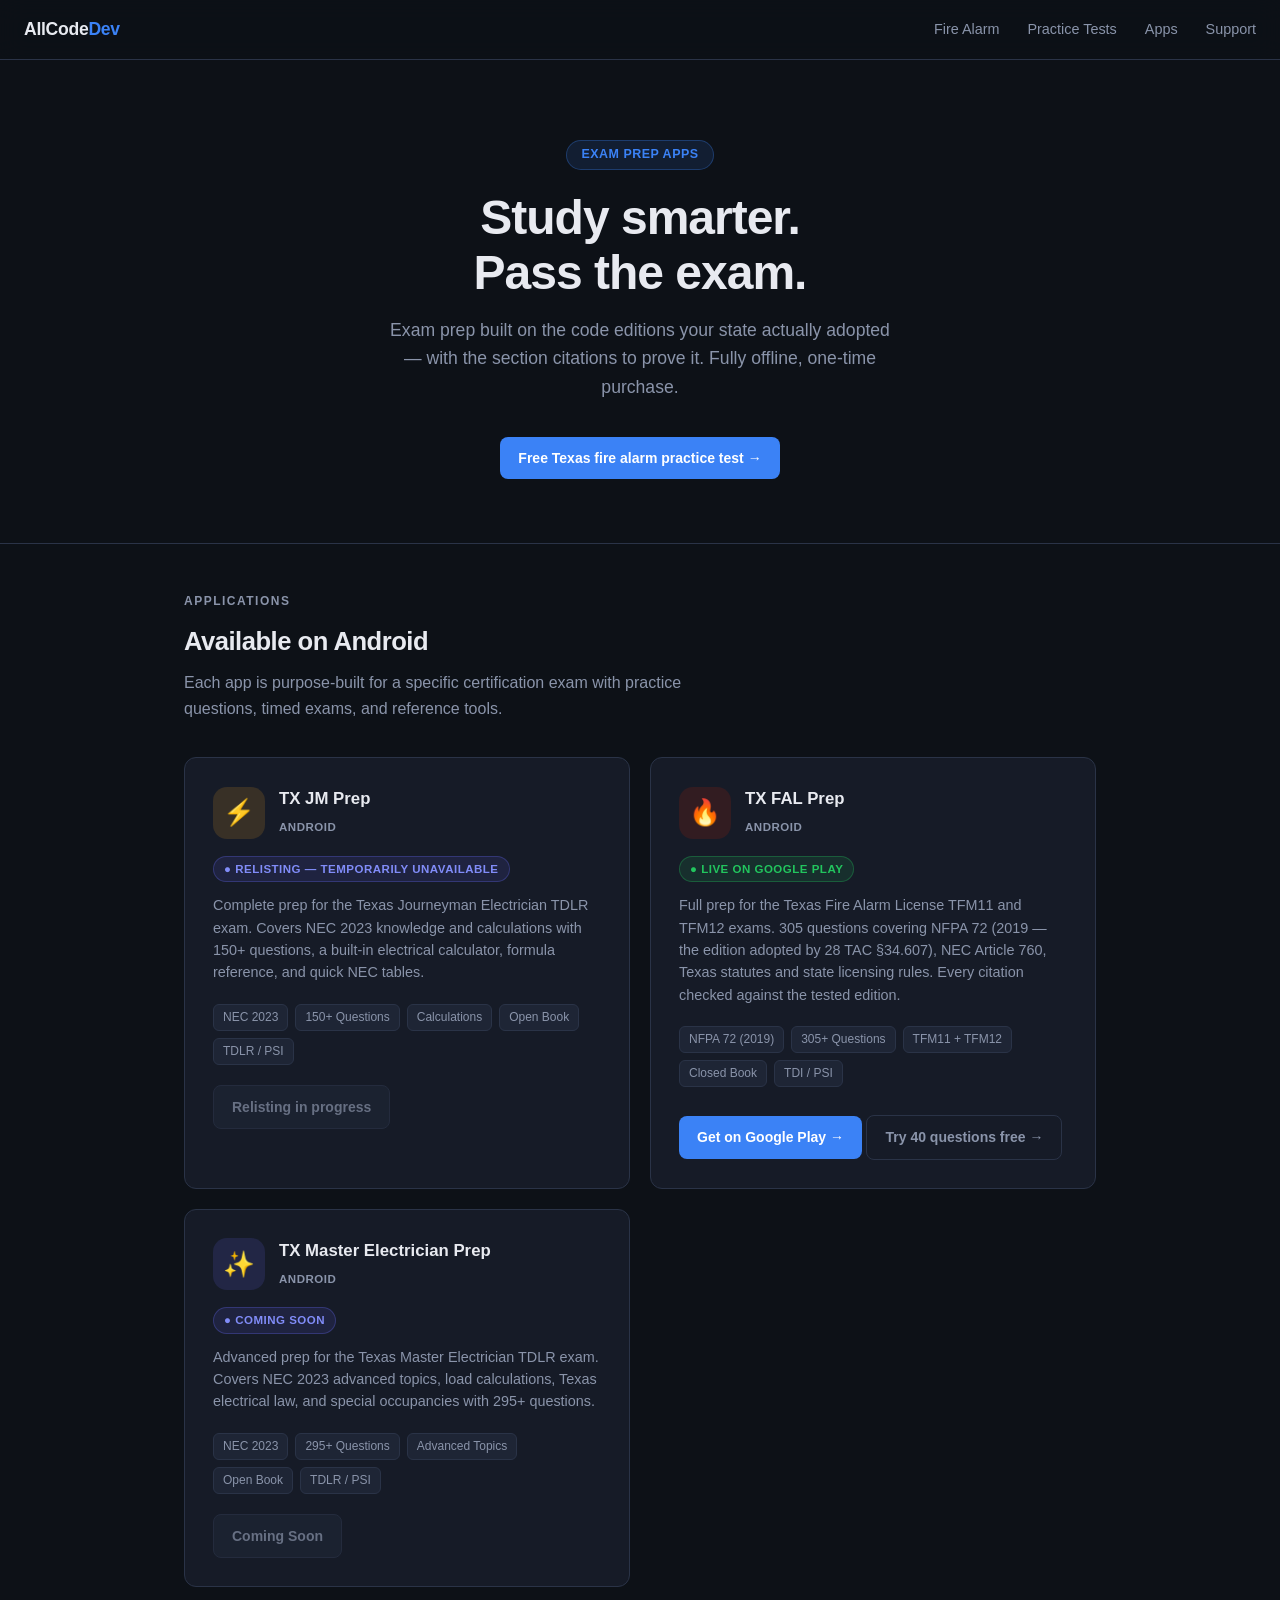
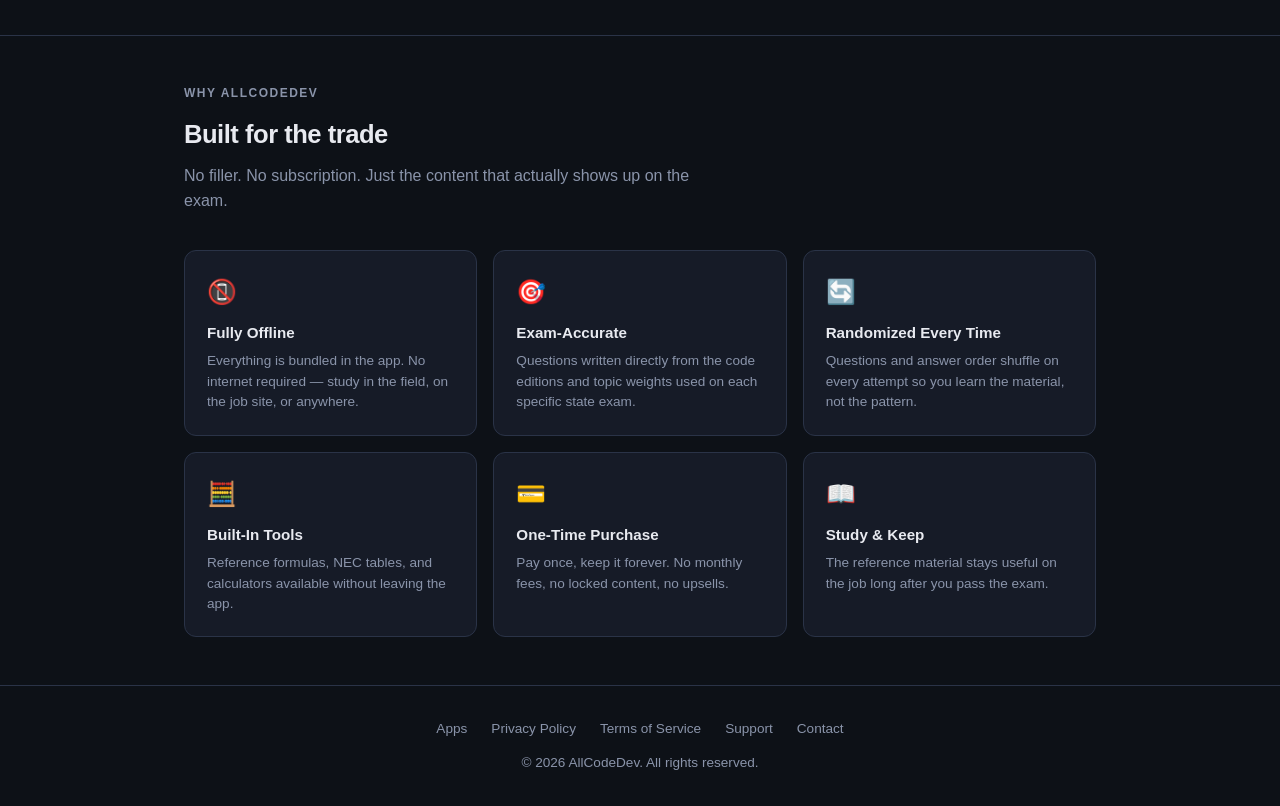
<file: index.html>
<!DOCTYPE html>
<html lang="en">
<head>
  <meta charset="UTF-8">
  <meta name="viewport" content="width=device-width, initial-scale=1.0">
  <meta name="description" content="Texas fire alarm license (FAL) exam prep: 305 questions for TFM11 and TFM12 with section citations checked against NFPA 72-2019. Free practice tests, plus the offline Android app.">
  <title>Texas Fire Alarm License Exam Prep &mdash; TFM11 &amp; TFM12 | AllCodeDev</title>
  <link rel="canonical" href="https://allcodedev.com/">
  <link rel="stylesheet" href="styles.css">
</head>
<body>

<nav>
  <span class="nav-brand">AllCode<span>Dev</span></span>
  <div class="nav-links">
    <a href="/texas-fire-alarm-license/">Fire Alarm</a>
    <a href="/texas-fire-alarm-license/practice-test/">Practice Tests</a>
    <a href="#apps">Apps</a>
    <a href="/support">Support</a>
  </div>
</nav>

<div class="hero">
  <div class="hero-badge">Exam Prep Apps</div>
  <h1>Study smarter.<br>Pass the exam.</h1>
  <p>Exam prep built on the code editions your state actually adopted &mdash; with the section citations to prove it. Fully offline, one-time purchase.</p>
  <div style="margin-top:28px"><a class="btn btn-primary" style="max-width:340px;margin:0 auto" href="/texas-fire-alarm-license/practice-test/">Free Texas fire alarm practice test &rarr;</a></div>
</div>

<hr class="divider">

<section id="apps">
  <div class="section-label">Applications</div>
  <h2 class="section-title">Available on Android</h2>
  <p class="section-sub">Each app is purpose-built for a specific certification exam with practice questions, timed exams, and reference tools.</p>

  <div class="app-grid">

    <div class="app-card">
      <div class="app-card-header">
        <div class="app-icon jm">⚡</div>
        <div>
          <div class="app-name">TX JM Prep</div>
          <div class="app-platform">Android</div>
        </div>
      </div>
      <span class="app-status soon">&#9679; Relisting &mdash; temporarily unavailable</span>
      <p class="app-desc">Complete prep for the Texas Journeyman Electrician TDLR exam. Covers NEC 2023 knowledge and calculations with 150+ questions, a built-in electrical calculator, formula reference, and quick NEC tables.</p>
      <div class="app-tags">
        <span class="tag">NEC 2023</span>
        <span class="tag">150+ Questions</span>
        <span class="tag">Calculations</span>
        <span class="tag">Open Book</span>
        <span class="tag">TDLR / PSI</span>
      </div>
      <span class="btn btn-soon">Relisting in progress</span>
    </div>

    <div class="app-card">
      <div class="app-card-header">
        <div class="app-icon fal">🔥</div>
        <div>
          <div class="app-name">TX FAL Prep</div>
          <div class="app-platform">Android</div>
        </div>
      </div>
      <span class="app-status live">&#9679; Live on Google Play</span>
      <p class="app-desc">Full prep for the Texas Fire Alarm License TFM11 and TFM12 exams. 305 questions covering NFPA 72 (2019 &mdash; the edition adopted by 28 TAC &sect;34.607), NEC Article 760, Texas statutes and state licensing rules. Every citation checked against the tested edition.</p>
      <div class="app-tags">
        <span class="tag">NFPA 72 (2019)</span>
        <span class="tag">305+ Questions</span>
        <span class="tag">TFM11 + TFM12</span>
        <span class="tag">Closed Book</span>
        <span class="tag">TDI / PSI</span>
      </div>
      <a href="https://play.google.com/store/apps/details?id=com.allcodedev.tx_fal_prep" target="_blank" rel="noopener" class="btn btn-primary">Get on Google Play &rarr;</a>
      <a href="/texas-fire-alarm-license/practice-test/" class="btn btn-outline" style="margin-top:8px">Try 40 questions free &rarr;</a>
    </div>

    <div class="app-card">
      <div class="app-card-header">
        <div class="app-icon me">&#10024;</div>
        <div>
          <div class="app-name">TX Master Electrician Prep</div>
          <div class="app-platform">Android</div>
        </div>
      </div>
      <span class="app-status soon">&#9679; Coming Soon</span>
      <p class="app-desc">Advanced prep for the Texas Master Electrician TDLR exam. Covers NEC 2023 advanced topics, load calculations, Texas electrical law, and special occupancies with 295+ questions.</p>
      <div class="app-tags">
        <span class="tag">NEC 2023</span>
        <span class="tag">295+ Questions</span>
        <span class="tag">Advanced Topics</span>
        <span class="tag">Open Book</span>
        <span class="tag">TDLR / PSI</span>
      </div>
      <span class="btn btn-soon">Coming Soon</span>
    </div>

  </div>
</section>

<hr class="divider">

<section>
  <div class="section-label">Why AllCodeDev</div>
  <h2 class="section-title">Built for the trade</h2>
  <p class="section-sub">No filler. No subscription. Just the content that actually shows up on the exam.</p>

  <div class="features-grid">
    <div class="feature-card">
      <div class="feature-icon">📵</div>
      <div class="feature-title">Fully Offline</div>
      <div class="feature-desc">Everything is bundled in the app. No internet required — study in the field, on the job site, or anywhere.</div>
    </div>
    <div class="feature-card">
      <div class="feature-icon">🎯</div>
      <div class="feature-title">Exam-Accurate</div>
      <div class="feature-desc">Questions written directly from the code editions and topic weights used on each specific state exam.</div>
    </div>
    <div class="feature-card">
      <div class="feature-icon">🔄</div>
      <div class="feature-title">Randomized Every Time</div>
      <div class="feature-desc">Questions and answer order shuffle on every attempt so you learn the material, not the pattern.</div>
    </div>
    <div class="feature-card">
      <div class="feature-icon">🧮</div>
      <div class="feature-title">Built-In Tools</div>
      <div class="feature-desc">Reference formulas, NEC tables, and calculators available without leaving the app.</div>
    </div>
    <div class="feature-card">
      <div class="feature-icon">💳</div>
      <div class="feature-title">One-Time Purchase</div>
      <div class="feature-desc">Pay once, keep it forever. No monthly fees, no locked content, no upsells.</div>
    </div>
    <div class="feature-card">
      <div class="feature-icon">📖</div>
      <div class="feature-title">Study &amp; Keep</div>
      <div class="feature-desc">The reference material stays useful on the job long after you pass the exam.</div>
    </div>
  </div>
</section>

<footer>
  <div class="footer-links">
    <a href="#apps">Apps</a>
    <a href="/privacy">Privacy Policy</a>
    <a href="/terms">Terms of Service</a>
    <a href="/support">Support</a>
    <a href="mailto:support@allcodedev.com">Contact</a>
  </div>
  <div>&copy; 2026 AllCodeDev. All rights reserved.</div>
</footer>

</body>
</html>
</file>
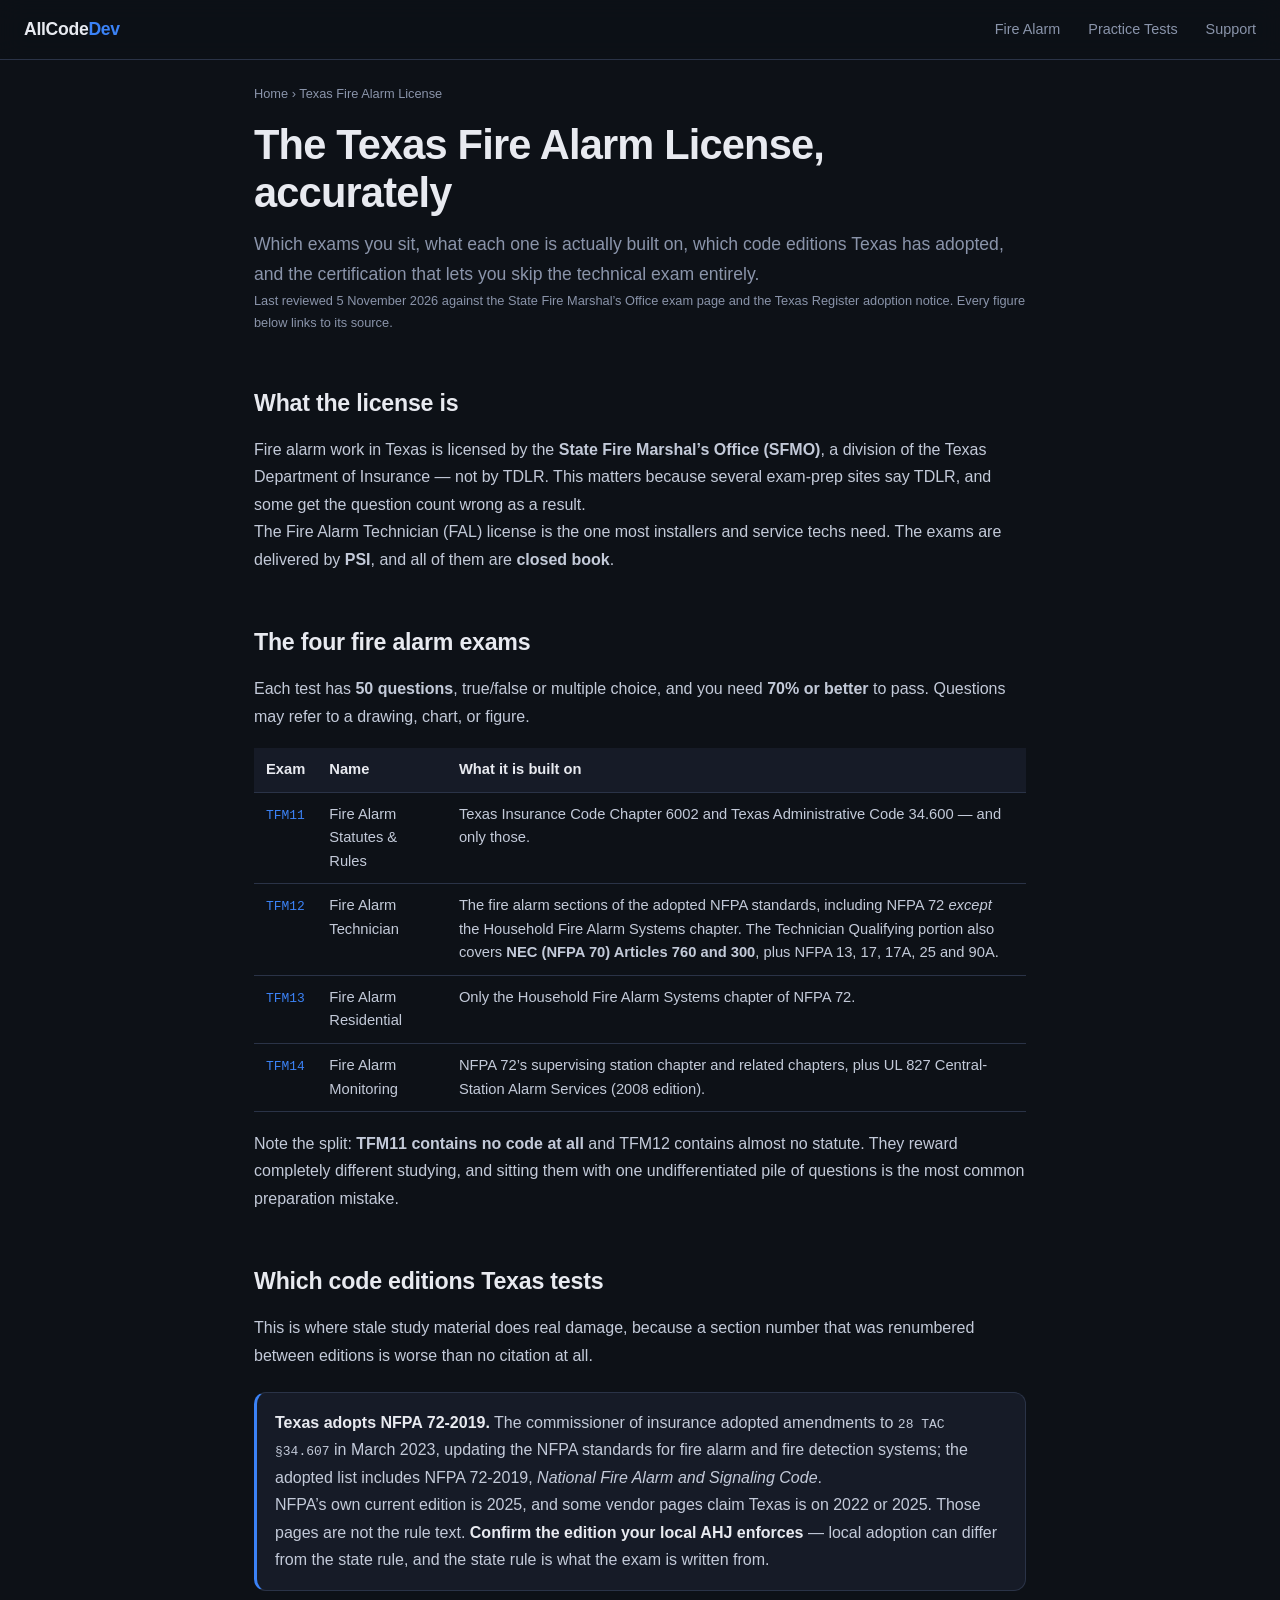
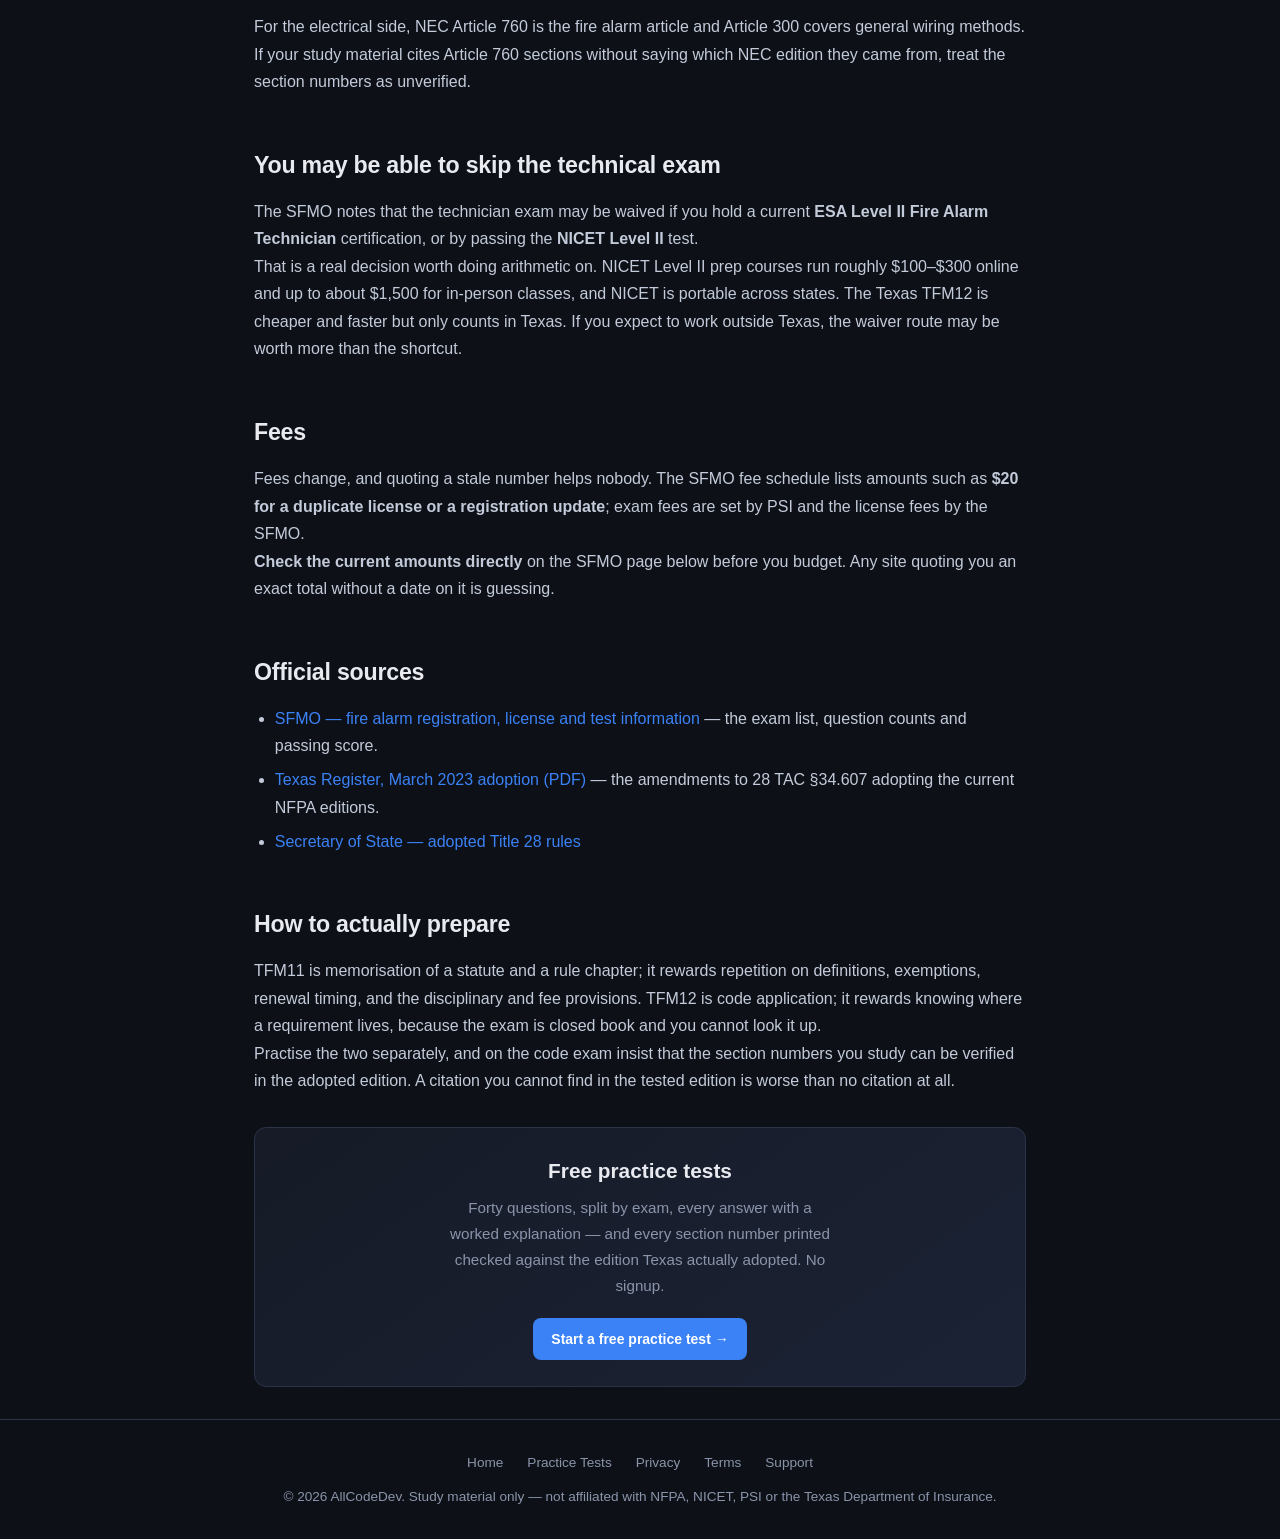
<file: texas-fire-alarm-license/index.html>
<!DOCTYPE html>
<html lang="en">
<head>
<meta charset="UTF-8">
<meta name="viewport" content="width=device-width, initial-scale=1.0">
<title>Texas Fire Alarm License (FAL): Exams, Requirements &amp; Code Editions</title>
<meta name="description" content="What the Texas FAL license actually requires: the TFM11-TFM14 exams, 50 questions at 70% to pass, the NFPA 72-2019 edition adopted by 28 TAC 34.607, and the NICET/ESA waiver. With free practice tests.">
<link rel="canonical" href="https://allcodedev.com/texas-fire-alarm-license/">
<link rel="stylesheet" href="/styles.css">
<link rel="stylesheet" href="/exam.css">
</head>
<body>

<nav>
  <a class="nav-brand" href="/" style="text-decoration:none">AllCode<span>Dev</span></a>
  <div class="nav-links">
    <a href="/texas-fire-alarm-license/">Fire Alarm</a>
    <a href="/texas-fire-alarm-license/practice-test/">Practice Tests</a>
    <a href="/support">Support</a>
  </div>
</nav>

<div class="wrap">
<div class="crumbs"><a href="/">Home</a> &rsaquo; Texas Fire Alarm License</div>

<article>
<h1>The Texas Fire Alarm License, accurately</h1>
<p class="lede">Which exams you sit, what each one is actually built on, which code editions Texas has adopted, and the certification that lets you skip the technical exam entirely.</p>
<p class="updated">Last reviewed 5 November 2026 against the State Fire Marshal&rsquo;s Office exam page and the Texas Register adoption notice. Every figure below links to its source.</p>

<h2>What the license is</h2>
<p>Fire alarm work in Texas is licensed by the <strong>State Fire Marshal&rsquo;s Office (SFMO)</strong>, a division of the Texas Department of Insurance &mdash; not by TDLR. This matters because several exam-prep sites say TDLR, and some get the question count wrong as a result.</p>
<p>The Fire Alarm Technician (FAL) license is the one most installers and service techs need. The exams are delivered by <strong>PSI</strong>, and all of them are <strong>closed book</strong>.</p>

<h2>The four fire alarm exams</h2>
<p>Each test has <strong>50 questions</strong>, true/false or multiple choice, and you need <strong>70% or better</strong> to pass. Questions may refer to a drawing, chart, or figure.</p>

<table class="spec">
<tr><th>Exam</th><th>Name</th><th>What it is built on</th></tr>
<tr><td><code>TFM11</code></td><td>Fire Alarm Statutes &amp; Rules</td><td>Texas Insurance Code Chapter 6002 and Texas Administrative Code 34.600 &mdash; and only those.</td></tr>
<tr><td><code>TFM12</code></td><td>Fire Alarm Technician</td><td>The fire alarm sections of the adopted NFPA standards, including NFPA&nbsp;72 <em>except</em> the Household Fire Alarm Systems chapter. The Technician Qualifying portion also covers <strong>NEC (NFPA&nbsp;70) Articles 760 and 300</strong>, plus NFPA&nbsp;13, 17, 17A, 25 and 90A.</td></tr>
<tr><td><code>TFM13</code></td><td>Fire Alarm Residential</td><td>Only the Household Fire Alarm Systems chapter of NFPA&nbsp;72.</td></tr>
<tr><td><code>TFM14</code></td><td>Fire Alarm Monitoring</td><td>NFPA&nbsp;72&rsquo;s supervising station chapter and related chapters, plus UL&nbsp;827 Central-Station Alarm Services (2008 edition).</td></tr>
</table>

<p>Note the split: <strong>TFM11 contains no code at all</strong> and TFM12 contains almost no statute. They reward completely different studying, and sitting them with one undifferentiated pile of questions is the most common preparation mistake.</p>

<h2>Which code editions Texas tests</h2>
<p>This is where stale study material does real damage, because a section number that was renumbered between editions is worse than no citation at all.</p>
<div class="callout">
<p><strong>Texas adopts NFPA&nbsp;72-2019.</strong> The commissioner of insurance adopted amendments to <code>28 TAC &sect;34.607</code> in March 2023, updating the NFPA standards for fire alarm and fire detection systems; the adopted list includes NFPA&nbsp;72-2019, <em>National Fire Alarm and Signaling Code</em>.</p>
<p>NFPA&rsquo;s own current edition is 2025, and some vendor pages claim Texas is on 2022 or 2025. Those pages are not the rule text. <strong>Confirm the edition your local AHJ enforces</strong> &mdash; local adoption can differ from the state rule, and the state rule is what the exam is written from.</p>
</div>
<p>For the electrical side, NEC Article 760 is the fire alarm article and Article 300 covers general wiring methods. If your study material cites Article 760 sections without saying which NEC edition they came from, treat the section numbers as unverified.</p>

<h2>You may be able to skip the technical exam</h2>
<p>The SFMO notes that the technician exam may be waived if you hold a current <strong>ESA Level II Fire Alarm Technician</strong> certification, or by passing the <strong>NICET Level II</strong> test.</p>
<p>That is a real decision worth doing arithmetic on. NICET Level II prep courses run roughly $100&ndash;$300 online and up to about $1,500 for in-person classes, and NICET is portable across states. The Texas TFM12 is cheaper and faster but only counts in Texas. If you expect to work outside Texas, the waiver route may be worth more than the shortcut.</p>

<h2>Fees</h2>
<p>Fees change, and quoting a stale number helps nobody. The SFMO fee schedule lists amounts such as <strong>$20 for a duplicate license or a registration update</strong>; exam fees are set by PSI and the license fees by the SFMO.</p>
<p><strong>Check the current amounts directly</strong> on the SFMO page below before you budget. Any site quoting you an exact total without a date on it is guessing.</p>

<h2>Official sources</h2>
<ul>
<li><a href="https://tdi.texas.gov/fire/information-fire-alarm-registration-license-test.html" target="_blank" rel="noopener">SFMO &mdash; fire alarm registration, license and test information</a> &mdash; the exam list, question counts and passing score.</li>
<li><a href="https://www.tdi.texas.gov/rules/2023/documents/20237848.pdf" target="_blank" rel="noopener">Texas Register, March 2023 adoption (PDF)</a> &mdash; the amendments to 28 TAC &sect;34.607 adopting the current NFPA editions.</li>
<li><a href="https://www.sos.texas.gov/texreg/archive/March312023/Adopted%20Rules/28.INSURANCE.html" target="_blank" rel="noopener">Secretary of State &mdash; adopted Title 28 rules</a></li>
</ul>

<h2>How to actually prepare</h2>
<p>TFM11 is memorisation of a statute and a rule chapter; it rewards repetition on definitions, exemptions, renewal timing, and the disciplinary and fee provisions. TFM12 is code application; it rewards knowing where a requirement lives, because the exam is closed book and you cannot look it up.</p>
<p>Practise the two separately, and on the code exam insist that the section numbers you study can be verified in the adopted edition. A citation you cannot find in the tested edition is worse than no citation at all.</p>

<div class="offer">
<h3>Free practice tests</h3>
<p>Forty questions, split by exam, every answer with a worked explanation &mdash; and every section number printed checked against the edition Texas actually adopted. No signup.</p>
<a class="btn btn-primary" href="/texas-fire-alarm-license/practice-test/">Start a free practice test &rarr;</a>
</div>

</article>
</div>

<footer>
  <div class="footer-links">
    <a href="/">Home</a>
    <a href="/texas-fire-alarm-license/practice-test/">Practice Tests</a>
    <a href="/privacy">Privacy</a>
    <a href="/terms">Terms</a>
    <a href="/support">Support</a>
  </div>
  <div>&copy; 2026 AllCodeDev. Study material only &mdash; not affiliated with NFPA, NICET, PSI or the Texas Department of Insurance.</div>
</footer>

</body>
</html>
</file>
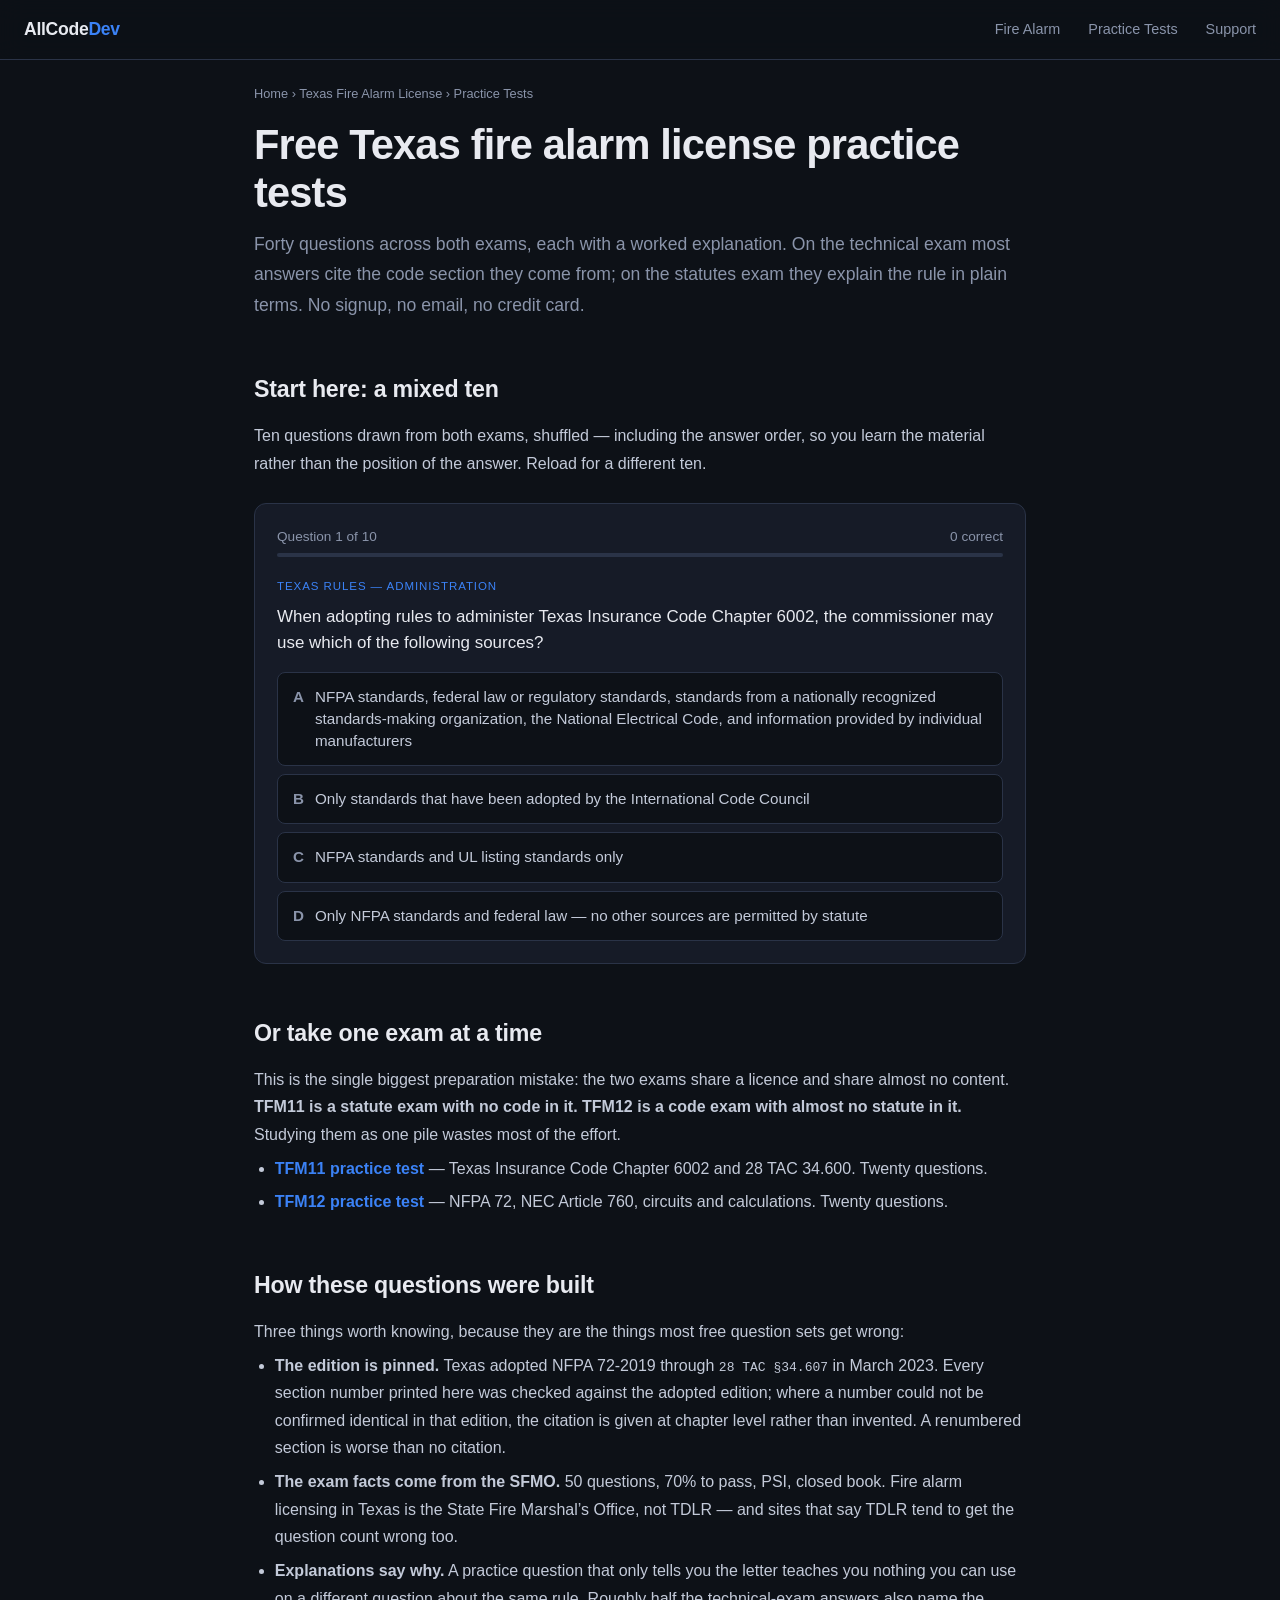
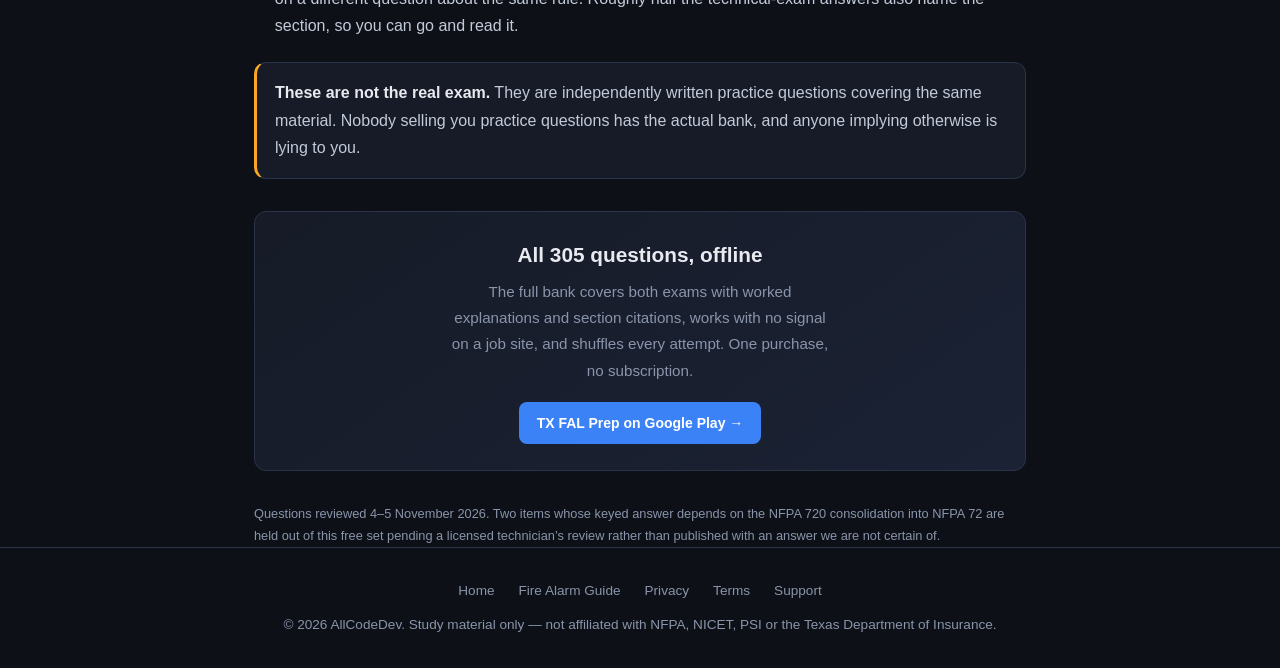
<file: texas-fire-alarm-license/practice-test/index.html>
<!DOCTYPE html>
<html lang="en">
<head>
<meta charset="UTF-8">
<meta name="viewport" content="width=device-width, initial-scale=1.0">
<title>Free Texas Fire Alarm License Practice Test (TFM11 &amp; TFM12)</title>
<meta name="description" content="Free Texas FAL practice tests with worked explanations and section citations checked against NFPA 72-2019, the edition adopted by 28 TAC 34.607. No signup.">
<link rel="canonical" href="https://allcodedev.com/texas-fire-alarm-license/practice-test/">
<link rel="stylesheet" href="/styles.css">
<link rel="stylesheet" href="/exam.css">
</head>
<body>

<nav>
  <a class="nav-brand" href="/" style="text-decoration:none">AllCode<span>Dev</span></a>
  <div class="nav-links">
    <a href="/texas-fire-alarm-license/">Fire Alarm</a>
    <a href="/texas-fire-alarm-license/practice-test/">Practice Tests</a>
    <a href="/support">Support</a>
  </div>
</nav>

<div class="wrap">
<div class="crumbs"><a href="/">Home</a> &rsaquo; <a href="/texas-fire-alarm-license/">Texas Fire Alarm License</a> &rsaquo; Practice Tests</div>

<article>
<h1>Free Texas fire alarm license practice tests</h1>
<p class="lede">Forty questions across both exams, each with a worked explanation. On the technical exam most answers cite the code section they come from; on the statutes exam they explain the rule in plain terms. No signup, no email, no credit card.</p>

<h2>Start here: a mixed ten</h2>
<p>Ten questions drawn from both exams, shuffled &mdash; including the answer order, so you learn the material rather than the position of the answer. Reload for a different ten.</p>

<div class="quiz" data-exam="TFM11,TFM12" data-count="10"></div>

<h2>Or take one exam at a time</h2>
<p>This is the single biggest preparation mistake: the two exams share a licence and share almost no content. <strong>TFM11 is a statute exam with no code in it. TFM12 is a code exam with almost no statute in it.</strong> Studying them as one pile wastes most of the effort.</p>
<ul>
<li><a href="/texas-fire-alarm-license/tfm-11-practice-test/"><strong>TFM11 practice test</strong></a> &mdash; Texas Insurance Code Chapter 6002 and 28 TAC 34.600. Twenty questions.</li>
<li><a href="/texas-fire-alarm-license/tfm-12-practice-test/"><strong>TFM12 practice test</strong></a> &mdash; NFPA 72, NEC Article 760, circuits and calculations. Twenty questions.</li>
</ul>

<h2>How these questions were built</h2>
<p>Three things worth knowing, because they are the things most free question sets get wrong:</p>
<ul>
<li><strong>The edition is pinned.</strong> Texas adopted NFPA&nbsp;72-2019 through <code>28 TAC &sect;34.607</code> in March 2023. Every section number printed here was checked against the adopted edition; where a number could not be confirmed identical in that edition, the citation is given at chapter level rather than invented. A renumbered section is worse than no citation.</li>
<li><strong>The exam facts come from the SFMO.</strong> 50 questions, 70% to pass, PSI, closed book. Fire alarm licensing in Texas is the State Fire Marshal&rsquo;s Office, not TDLR &mdash; and sites that say TDLR tend to get the question count wrong too.</li>
<li><strong>Explanations say why.</strong> A practice question that only tells you the letter teaches you nothing you can use on a different question about the same rule. Roughly half the technical-exam answers also name the section, so you can go and read it.</li>
</ul>

<div class="callout warn">
<p><strong>These are not the real exam.</strong> They are independently written practice questions covering the same material. Nobody selling you practice questions has the actual bank, and anyone implying otherwise is lying to you.</p>
</div>

<div class="offer">
<h3>All 305 questions, offline</h3>
<p>The full bank covers both exams with worked explanations and section citations, works with no signal on a job site, and shuffles every attempt. One purchase, no subscription.</p>
<a class="btn btn-primary" href="https://play.google.com/store/apps/details?id=com.allcodedev.tx_fal_prep" target="_blank" rel="noopener">TX FAL Prep on Google Play &rarr;</a>
</div>

<p class="updated">Questions reviewed 4&ndash;5 November 2026. Two items whose keyed answer depends on the NFPA&nbsp;720 consolidation into NFPA&nbsp;72 are held out of this free set pending a licensed technician&rsquo;s review rather than published with an answer we are not certain of.</p>
</article>
</div>

<footer>
  <div class="footer-links">
    <a href="/">Home</a>
    <a href="/texas-fire-alarm-license/">Fire Alarm Guide</a>
    <a href="/privacy">Privacy</a>
    <a href="/terms">Terms</a>
    <a href="/support">Support</a>
  </div>
  <div>&copy; 2026 AllCodeDev. Study material only &mdash; not affiliated with NFPA, NICET, PSI or the Texas Department of Insurance.</div>
</footer>

<script src="/quiz.js" defer></script>
</body>
</html>
</file>
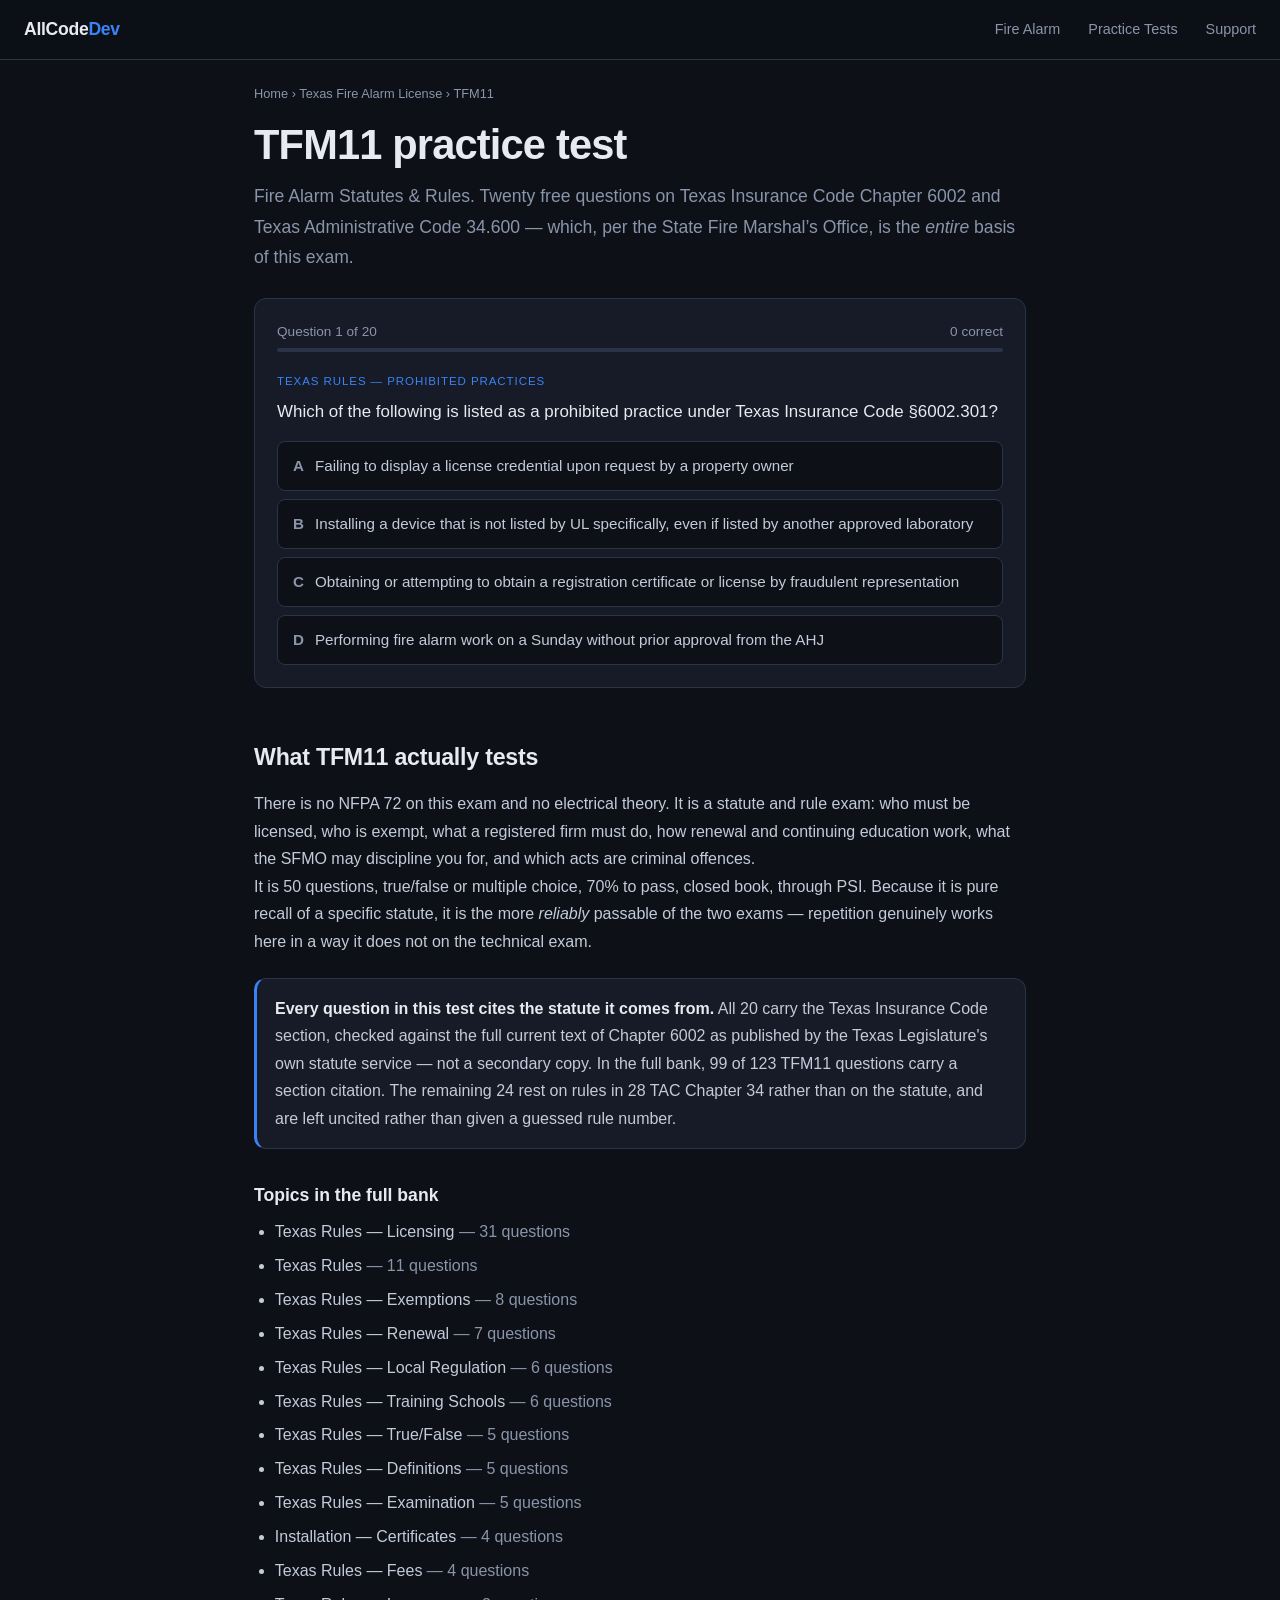
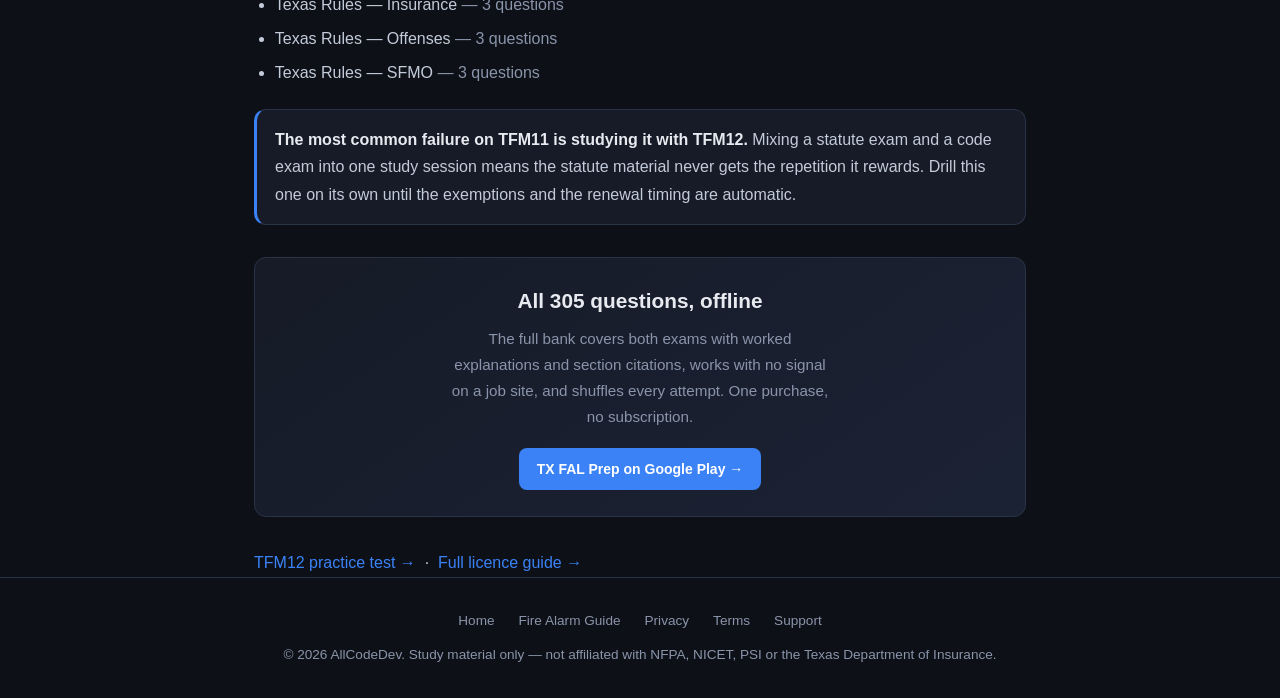
<file: texas-fire-alarm-license/tfm-11-practice-test/index.html>
<!DOCTYPE html>
<html lang="en">
<head>
<meta charset="UTF-8">
<meta name="viewport" content="width=device-width, initial-scale=1.0">
<title>TFM11 Practice Test &mdash; Texas Fire Alarm Statutes &amp; Rules</title>
<meta name="description" content="Free TFM11 practice test: 20 questions on Texas Insurance Code Chapter 6002 and 28 TAC 34.600, with worked explanations. 50 questions at 70% to pass on the real exam.">
<link rel="canonical" href="https://allcodedev.com/texas-fire-alarm-license/tfm-11-practice-test/">
<link rel="stylesheet" href="/styles.css">
<link rel="stylesheet" href="/exam.css">
</head>
<body>

<nav>
  <a class="nav-brand" href="/" style="text-decoration:none">AllCode<span>Dev</span></a>
  <div class="nav-links">
    <a href="/texas-fire-alarm-license/">Fire Alarm</a>
    <a href="/texas-fire-alarm-license/practice-test/">Practice Tests</a>
    <a href="/support">Support</a>
  </div>
</nav>

<div class="wrap">
<div class="crumbs"><a href="/">Home</a> &rsaquo; <a href="/texas-fire-alarm-license/">Texas Fire Alarm License</a> &rsaquo; TFM11</div>

<article>
<h1>TFM11 practice test</h1>
<p class="lede">Fire Alarm Statutes &amp; Rules. Twenty free questions on Texas Insurance Code Chapter 6002 and Texas Administrative Code 34.600 &mdash; which, per the State Fire Marshal&rsquo;s Office, is the <em>entire</em> basis of this exam.</p>

<div class="quiz" data-exam="TFM11" data-count="20"></div>

<h2>What TFM11 actually tests</h2>
<p>There is no NFPA 72 on this exam and no electrical theory. It is a statute and rule exam: who must be licensed, who is exempt, what a registered firm must do, how renewal and continuing education work, what the SFMO may discipline you for, and which acts are criminal offences.</p>
<p>It is 50 questions, true/false or multiple choice, 70% to pass, closed book, through PSI. Because it is pure recall of a specific statute, it is the more <em>reliably</em> passable of the two exams &mdash; repetition genuinely works here in a way it does not on the technical exam.</p>

<div class="callout">
<p><strong>Every question in this test cites the statute it comes from.</strong> All 20 carry the Texas Insurance Code section, checked against the full current text of Chapter 6002 as published by the Texas Legislature's own statute service &mdash; not a secondary copy. In the full bank, 99 of 123 TFM11 questions carry a section citation. The remaining 24 rest on rules in 28&nbsp;TAC Chapter&nbsp;34 rather than on the statute, and are left uncited rather than given a guessed rule number.</p>
</div>

<h3>Topics in the full bank</h3>
<ul>
<li>Texas Rules — Licensing <span style="color:var(--muted)">&mdash; 31 questions</span></li>
<li>Texas Rules <span style="color:var(--muted)">&mdash; 11 questions</span></li>
<li>Texas Rules — Exemptions <span style="color:var(--muted)">&mdash; 8 questions</span></li>
<li>Texas Rules — Renewal <span style="color:var(--muted)">&mdash; 7 questions</span></li>
<li>Texas Rules — Local Regulation <span style="color:var(--muted)">&mdash; 6 questions</span></li>
<li>Texas Rules — Training Schools <span style="color:var(--muted)">&mdash; 6 questions</span></li>
<li>Texas Rules — True/False <span style="color:var(--muted)">&mdash; 5 questions</span></li>
<li>Texas Rules — Definitions <span style="color:var(--muted)">&mdash; 5 questions</span></li>
<li>Texas Rules — Examination <span style="color:var(--muted)">&mdash; 5 questions</span></li>
<li>Installation — Certificates <span style="color:var(--muted)">&mdash; 4 questions</span></li>
<li>Texas Rules — Fees <span style="color:var(--muted)">&mdash; 4 questions</span></li>
<li>Texas Rules — Insurance <span style="color:var(--muted)">&mdash; 3 questions</span></li>
<li>Texas Rules — Offenses <span style="color:var(--muted)">&mdash; 3 questions</span></li>
<li>Texas Rules — SFMO <span style="color:var(--muted)">&mdash; 3 questions</span></li>
</ul>

<div class="callout">
<p><strong>The most common failure on TFM11 is studying it with TFM12.</strong> Mixing a statute exam and a code exam into one study session means the statute material never gets the repetition it rewards. Drill this one on its own until the exemptions and the renewal timing are automatic.</p>
</div>

<div class="offer">
<h3>All 305 questions, offline</h3>
<p>The full bank covers both exams with worked explanations and section citations, works with no signal on a job site, and shuffles every attempt. One purchase, no subscription.</p>
<a class="btn btn-primary" href="https://play.google.com/store/apps/details?id=com.allcodedev.tx_fal_prep" target="_blank" rel="noopener">TX FAL Prep on Google Play &rarr;</a>
</div>

<p><a href="/texas-fire-alarm-license/tfm-12-practice-test/">TFM12 practice test &rarr;</a> &nbsp;&middot;&nbsp; <a href="/texas-fire-alarm-license/">Full licence guide &rarr;</a></p>
</article>
</div>

<footer>
  <div class="footer-links">
    <a href="/">Home</a>
    <a href="/texas-fire-alarm-license/">Fire Alarm Guide</a>
    <a href="/privacy">Privacy</a>
    <a href="/terms">Terms</a>
    <a href="/support">Support</a>
  </div>
  <div>&copy; 2026 AllCodeDev. Study material only &mdash; not affiliated with NFPA, NICET, PSI or the Texas Department of Insurance.</div>
</footer>

<script src="/quiz.js" defer></script>
</body>
</html>
</file>
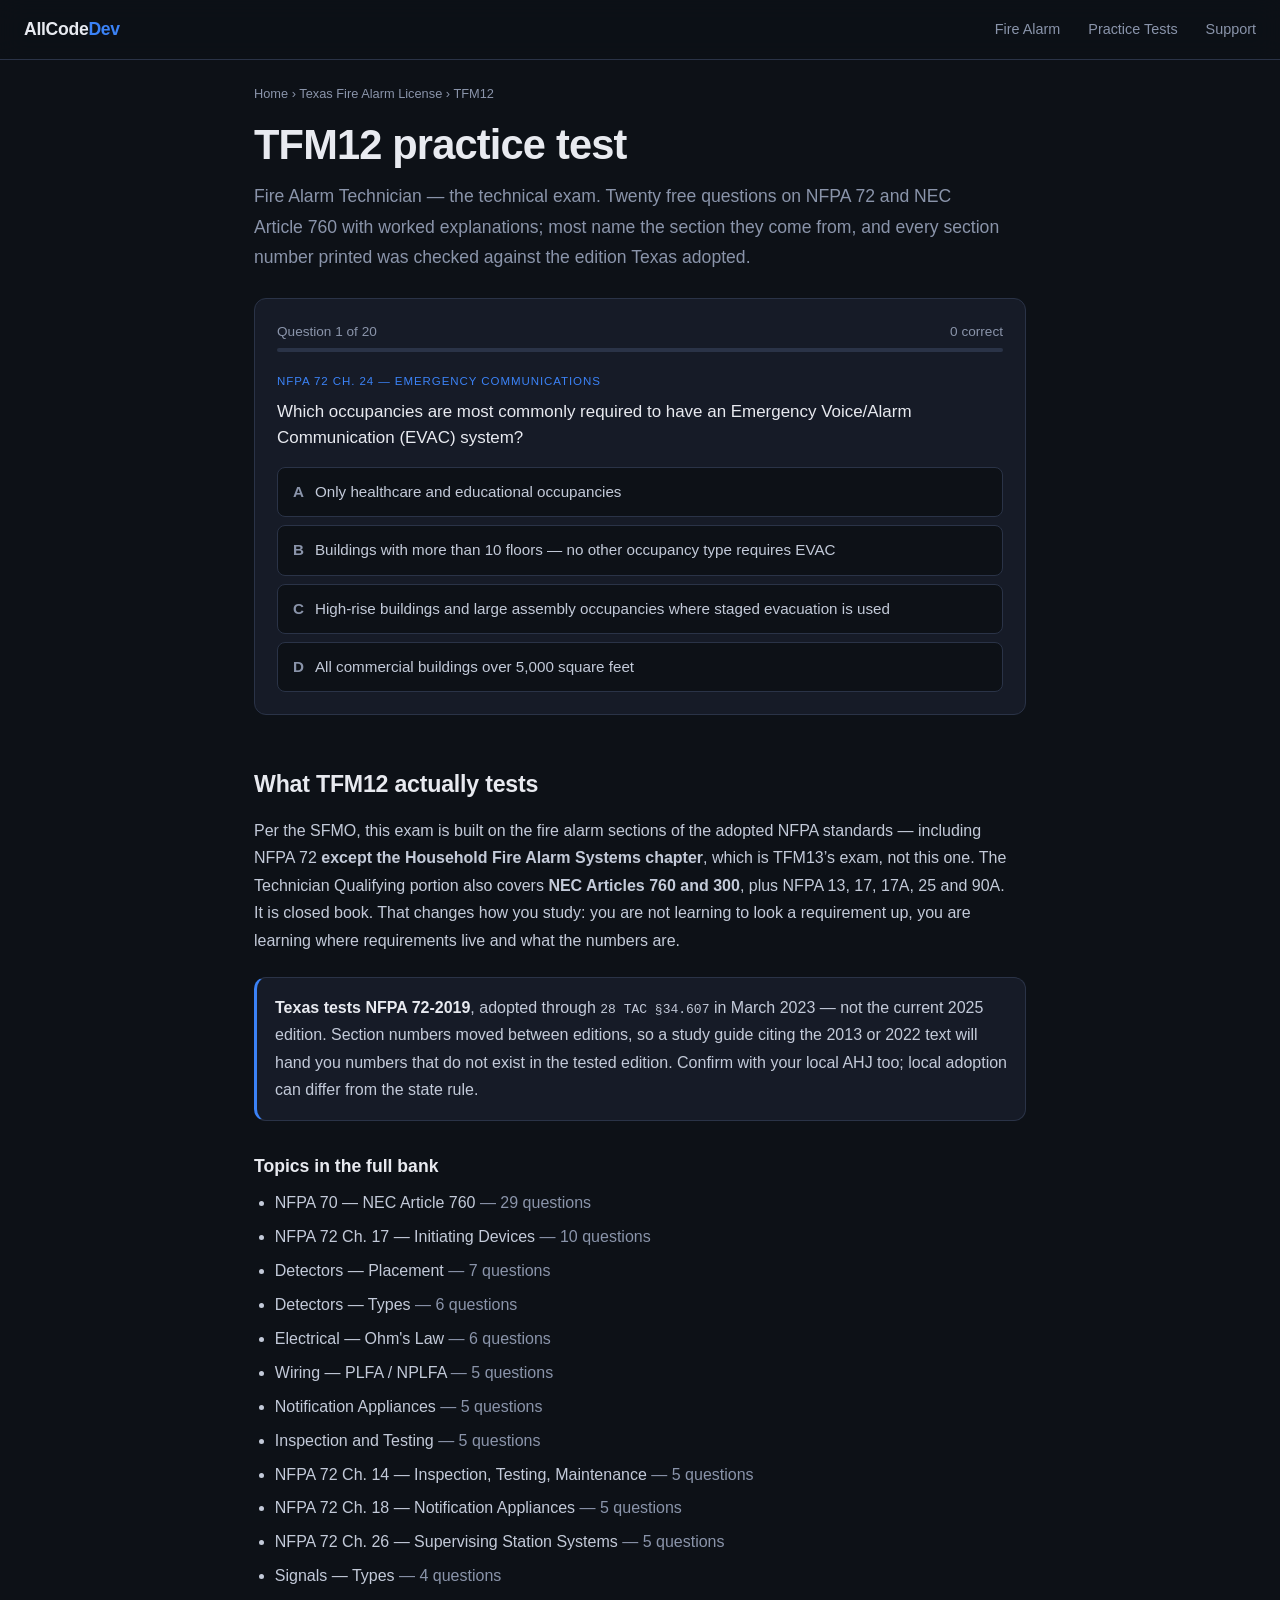
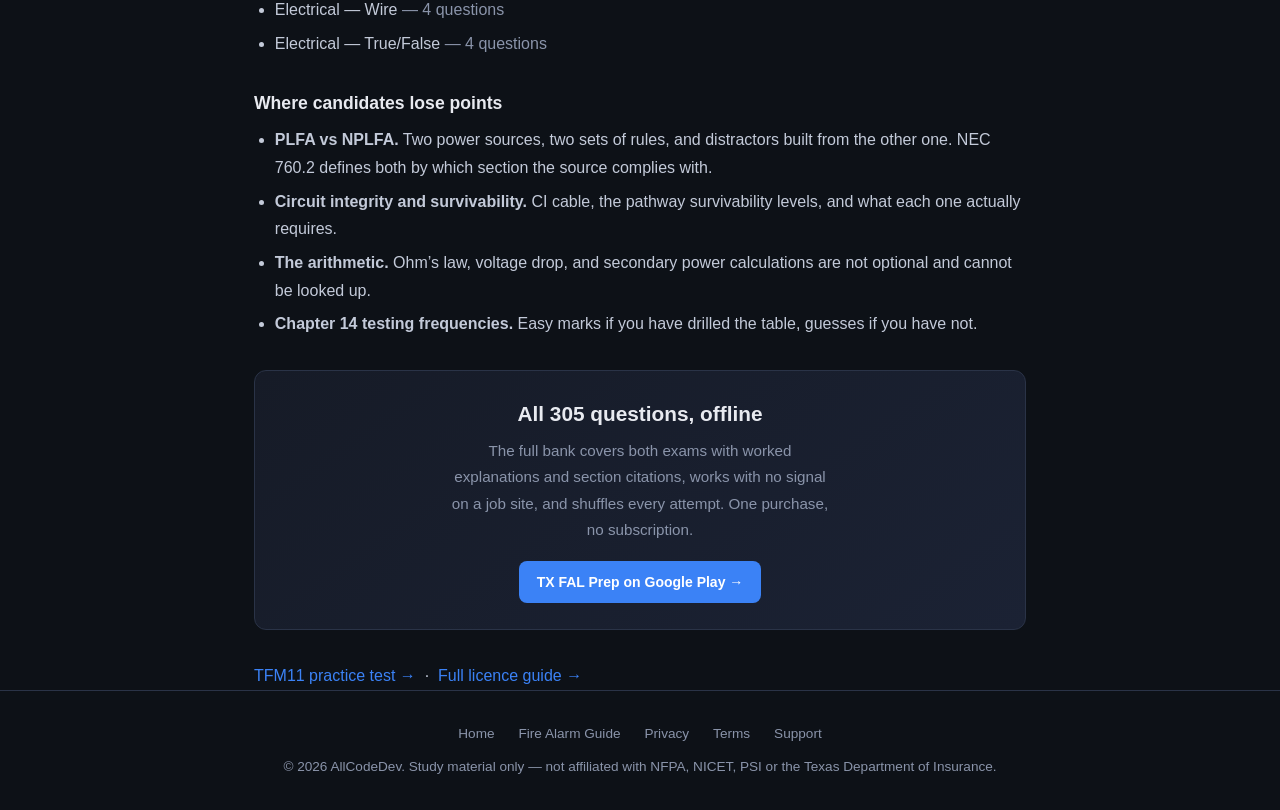
<file: texas-fire-alarm-license/tfm-12-practice-test/index.html>
<!DOCTYPE html>
<html lang="en">
<head>
<meta charset="UTF-8">
<meta name="viewport" content="width=device-width, initial-scale=1.0">
<title>TFM12 Practice Test &mdash; Texas Fire Alarm Technician (NFPA 72 &amp; NEC 760)</title>
<meta name="description" content="Free TFM12 practice test: 20 questions on NFPA 72-2019 and NEC Article 760 with verified section citations. The technical exam for the Texas FAL licence.">
<link rel="canonical" href="https://allcodedev.com/texas-fire-alarm-license/tfm-12-practice-test/">
<link rel="stylesheet" href="/styles.css">
<link rel="stylesheet" href="/exam.css">
</head>
<body>

<nav>
  <a class="nav-brand" href="/" style="text-decoration:none">AllCode<span>Dev</span></a>
  <div class="nav-links">
    <a href="/texas-fire-alarm-license/">Fire Alarm</a>
    <a href="/texas-fire-alarm-license/practice-test/">Practice Tests</a>
    <a href="/support">Support</a>
  </div>
</nav>

<div class="wrap">
<div class="crumbs"><a href="/">Home</a> &rsaquo; <a href="/texas-fire-alarm-license/">Texas Fire Alarm License</a> &rsaquo; TFM12</div>

<article>
<h1>TFM12 practice test</h1>
<p class="lede">Fire Alarm Technician &mdash; the technical exam. Twenty free questions on NFPA&nbsp;72 and NEC Article&nbsp;760 with worked explanations; most name the section they come from, and every section number printed was checked against the edition Texas adopted.</p>

<div class="quiz" data-exam="TFM12" data-count="20"></div>

<h2>What TFM12 actually tests</h2>
<p>Per the SFMO, this exam is built on the fire alarm sections of the adopted NFPA standards &mdash; including NFPA&nbsp;72 <strong>except the Household Fire Alarm Systems chapter</strong>, which is TFM13&rsquo;s exam, not this one. The Technician Qualifying portion also covers <strong>NEC Articles 760 and 300</strong>, plus NFPA 13, 17, 17A, 25 and 90A.</p>
<p>It is closed book. That changes how you study: you are not learning to look a requirement up, you are learning where requirements live and what the numbers are.</p>

<div class="callout">
<p><strong>Texas tests NFPA&nbsp;72-2019</strong>, adopted through <code>28 TAC &sect;34.607</code> in March 2023 &mdash; not the current 2025 edition. Section numbers moved between editions, so a study guide citing the 2013 or 2022 text will hand you numbers that do not exist in the tested edition. Confirm with your local AHJ too; local adoption can differ from the state rule.</p>
</div>

<h3>Topics in the full bank</h3>
<ul>
<li>NFPA 70 — NEC Article 760 <span style="color:var(--muted)">&mdash; 29 questions</span></li>
<li>NFPA 72 Ch. 17 — Initiating Devices <span style="color:var(--muted)">&mdash; 10 questions</span></li>
<li>Detectors — Placement <span style="color:var(--muted)">&mdash; 7 questions</span></li>
<li>Detectors — Types <span style="color:var(--muted)">&mdash; 6 questions</span></li>
<li>Electrical — Ohm&#x27;s Law <span style="color:var(--muted)">&mdash; 6 questions</span></li>
<li>Wiring — PLFA / NPLFA <span style="color:var(--muted)">&mdash; 5 questions</span></li>
<li>Notification Appliances <span style="color:var(--muted)">&mdash; 5 questions</span></li>
<li>Inspection and Testing <span style="color:var(--muted)">&mdash; 5 questions</span></li>
<li>NFPA 72 Ch. 14 — Inspection, Testing, Maintenance <span style="color:var(--muted)">&mdash; 5 questions</span></li>
<li>NFPA 72 Ch. 18 — Notification Appliances <span style="color:var(--muted)">&mdash; 5 questions</span></li>
<li>NFPA 72 Ch. 26 — Supervising Station Systems <span style="color:var(--muted)">&mdash; 5 questions</span></li>
<li>Signals — Types <span style="color:var(--muted)">&mdash; 4 questions</span></li>
<li>Electrical — Wire <span style="color:var(--muted)">&mdash; 4 questions</span></li>
<li>Electrical — True/False <span style="color:var(--muted)">&mdash; 4 questions</span></li>
</ul>

<h3>Where candidates lose points</h3>
<ul>
<li><strong>PLFA vs NPLFA.</strong> Two power sources, two sets of rules, and distractors built from the other one. NEC 760.2 defines both by which section the source complies with.</li>
<li><strong>Circuit integrity and survivability.</strong> CI cable, the pathway survivability levels, and what each one actually requires.</li>
<li><strong>The arithmetic.</strong> Ohm&rsquo;s law, voltage drop, and secondary power calculations are not optional and cannot be looked up.</li>
<li><strong>Chapter 14 testing frequencies.</strong> Easy marks if you have drilled the table, guesses if you have not.</li>
</ul>

<div class="offer">
<h3>All 305 questions, offline</h3>
<p>The full bank covers both exams with worked explanations and section citations, works with no signal on a job site, and shuffles every attempt. One purchase, no subscription.</p>
<a class="btn btn-primary" href="https://play.google.com/store/apps/details?id=com.allcodedev.tx_fal_prep" target="_blank" rel="noopener">TX FAL Prep on Google Play &rarr;</a>
</div>

<p><a href="/texas-fire-alarm-license/tfm-11-practice-test/">TFM11 practice test &rarr;</a> &nbsp;&middot;&nbsp; <a href="/texas-fire-alarm-license/">Full licence guide &rarr;</a></p>
</article>
</div>

<footer>
  <div class="footer-links">
    <a href="/">Home</a>
    <a href="/texas-fire-alarm-license/">Fire Alarm Guide</a>
    <a href="/privacy">Privacy</a>
    <a href="/terms">Terms</a>
    <a href="/support">Support</a>
  </div>
  <div>&copy; 2026 AllCodeDev. Study material only &mdash; not affiliated with NFPA, NICET, PSI or the Texas Department of Insurance.</div>
</footer>

<script src="/quiz.js" defer></script>
</body>
</html>
</file>
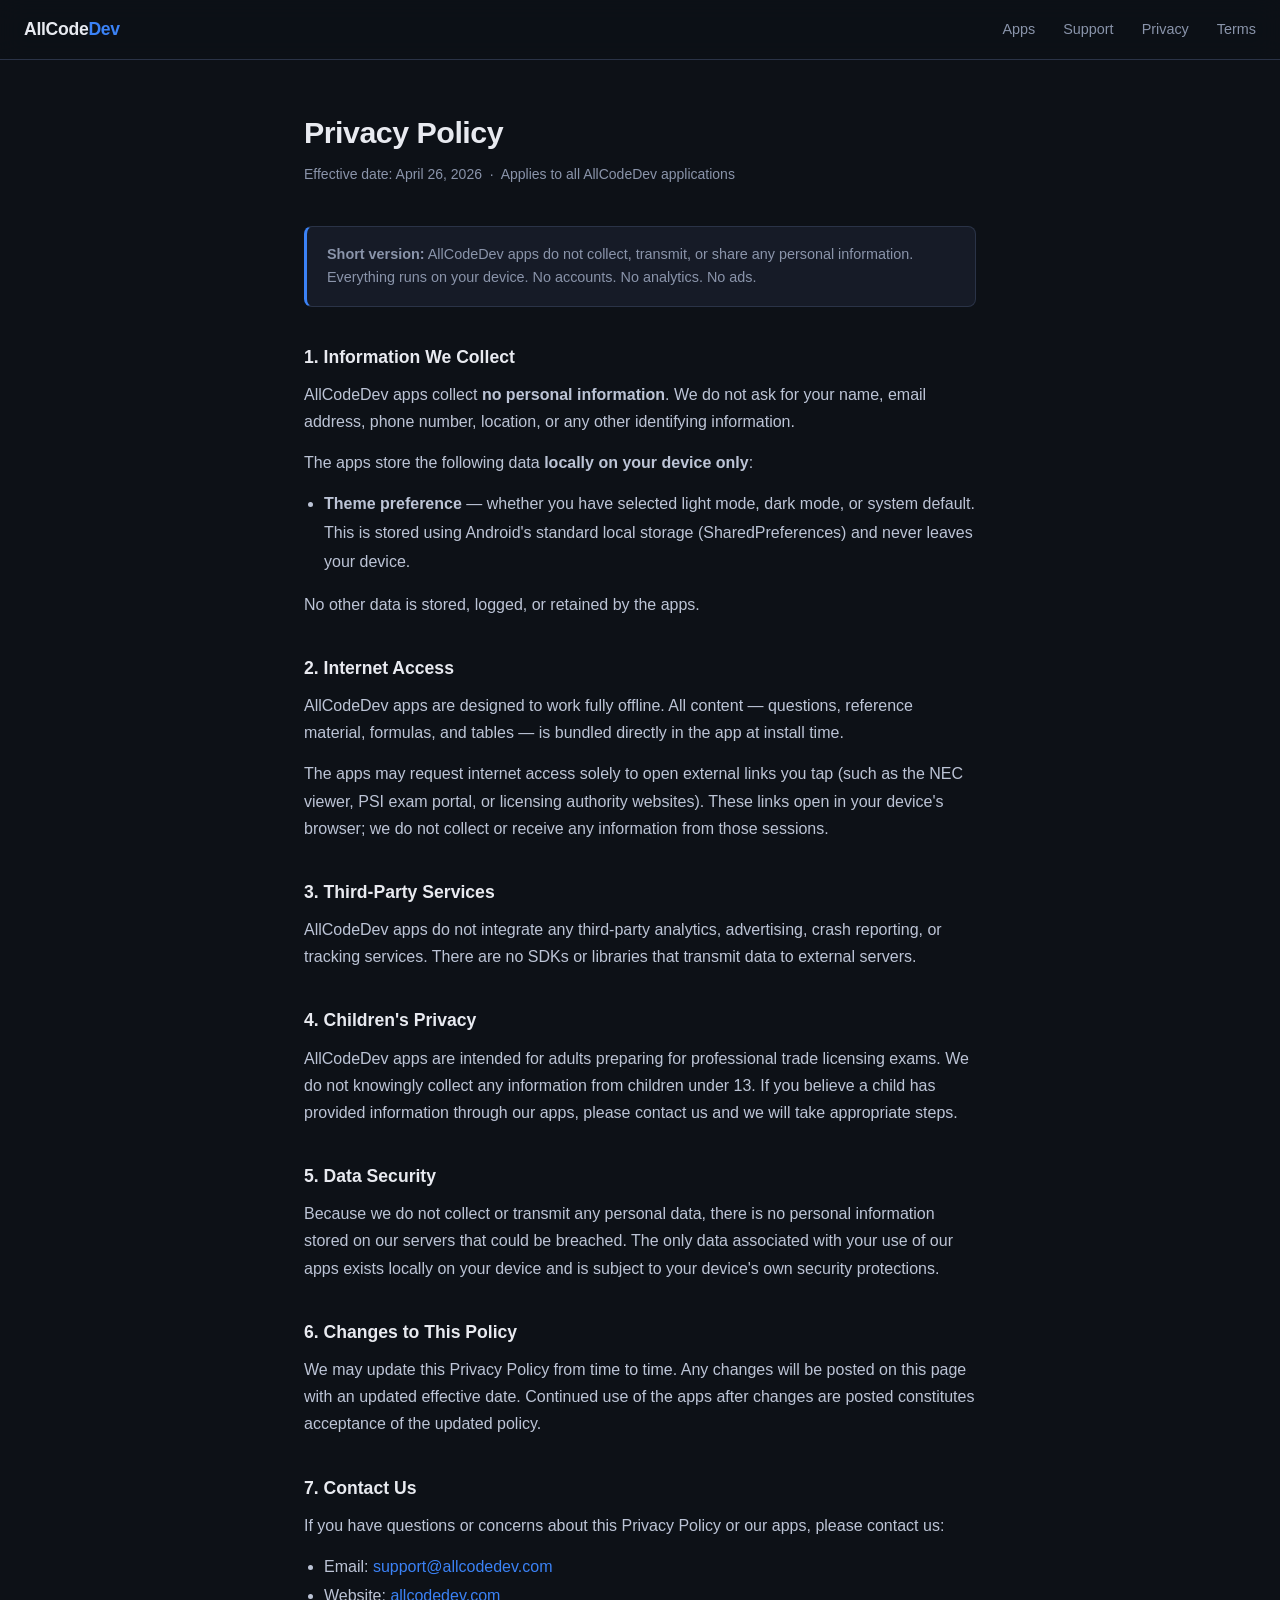
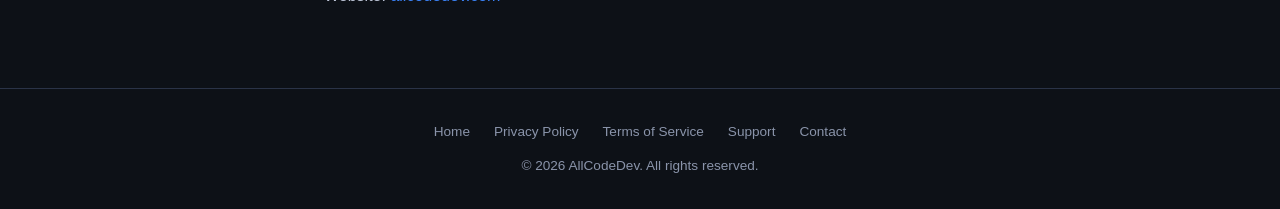
<file: privacy.html>
<!DOCTYPE html>
<html lang="en">
<head>
  <meta charset="UTF-8">
  <meta name="viewport" content="width=device-width, initial-scale=1.0">
  <meta name="description" content="AllCodeDev Privacy Policy — our apps collect no personal data.">
  <title>Privacy Policy — AllCodeDev</title>
  <link rel="canonical" href="https://allcodedev.com/privacy">
  <link rel="stylesheet" href="styles.css">
</head>
<body>

<nav>
  <a class="nav-brand" href="/">AllCode<span>Dev</span></a>
  <div class="nav-links">
    <a href="/#apps">Apps</a>
    <a href="/support">Support</a>
    <a href="/privacy">Privacy</a>
    <a href="/terms">Terms</a>
  </div>
</nav>

<div class="prose">
  <h1>Privacy Policy</h1>
  <p class="meta">Effective date: April 26, 2026 &nbsp;·&nbsp; Applies to all AllCodeDev applications</p>

  <div class="callout">
    <strong>Short version:</strong> AllCodeDev apps do not collect, transmit, or share any personal information. Everything runs on your device. No accounts. No analytics. No ads.
  </div>

  <h2>1. Information We Collect</h2>
  <p>AllCodeDev apps collect <strong>no personal information</strong>. We do not ask for your name, email address, phone number, location, or any other identifying information.</p>
  <p>The apps store the following data <strong>locally on your device only</strong>:</p>
  <ul>
    <li><strong>Theme preference</strong> — whether you have selected light mode, dark mode, or system default. This is stored using Android's standard local storage (SharedPreferences) and never leaves your device.</li>
  </ul>
  <p>No other data is stored, logged, or retained by the apps.</p>

  <h2>2. Internet Access</h2>
  <p>AllCodeDev apps are designed to work fully offline. All content — questions, reference material, formulas, and tables — is bundled directly in the app at install time.</p>
  <p>The apps may request internet access solely to open external links you tap (such as the NEC viewer, PSI exam portal, or licensing authority websites). These links open in your device's browser; we do not collect or receive any information from those sessions.</p>

  <h2>3. Third-Party Services</h2>
  <p>AllCodeDev apps do not integrate any third-party analytics, advertising, crash reporting, or tracking services. There are no SDKs or libraries that transmit data to external servers.</p>

  <h2>4. Children's Privacy</h2>
  <p>AllCodeDev apps are intended for adults preparing for professional trade licensing exams. We do not knowingly collect any information from children under 13. If you believe a child has provided information through our apps, please contact us and we will take appropriate steps.</p>

  <h2>5. Data Security</h2>
  <p>Because we do not collect or transmit any personal data, there is no personal information stored on our servers that could be breached. The only data associated with your use of our apps exists locally on your device and is subject to your device's own security protections.</p>

  <h2>6. Changes to This Policy</h2>
  <p>We may update this Privacy Policy from time to time. Any changes will be posted on this page with an updated effective date. Continued use of the apps after changes are posted constitutes acceptance of the updated policy.</p>

  <h2>7. Contact Us</h2>
  <p>If you have questions or concerns about this Privacy Policy or our apps, please contact us:</p>
  <ul>
    <li>Email: <a href="mailto:support@allcodedev.com">support@allcodedev.com</a></li>
    <li>Website: <a href="https://allcodedev.com">allcodedev.com</a></li>
  </ul>
</div>

<footer>
  <div class="footer-links">
    <a href="/">Home</a>
    <a href="/privacy">Privacy Policy</a>
    <a href="/terms">Terms of Service</a>
    <a href="/support">Support</a>
    <a href="mailto:support@allcodedev.com">Contact</a>
  </div>
  <div>&copy; 2026 AllCodeDev. All rights reserved.</div>
</footer>

</body>
</html>
</file>
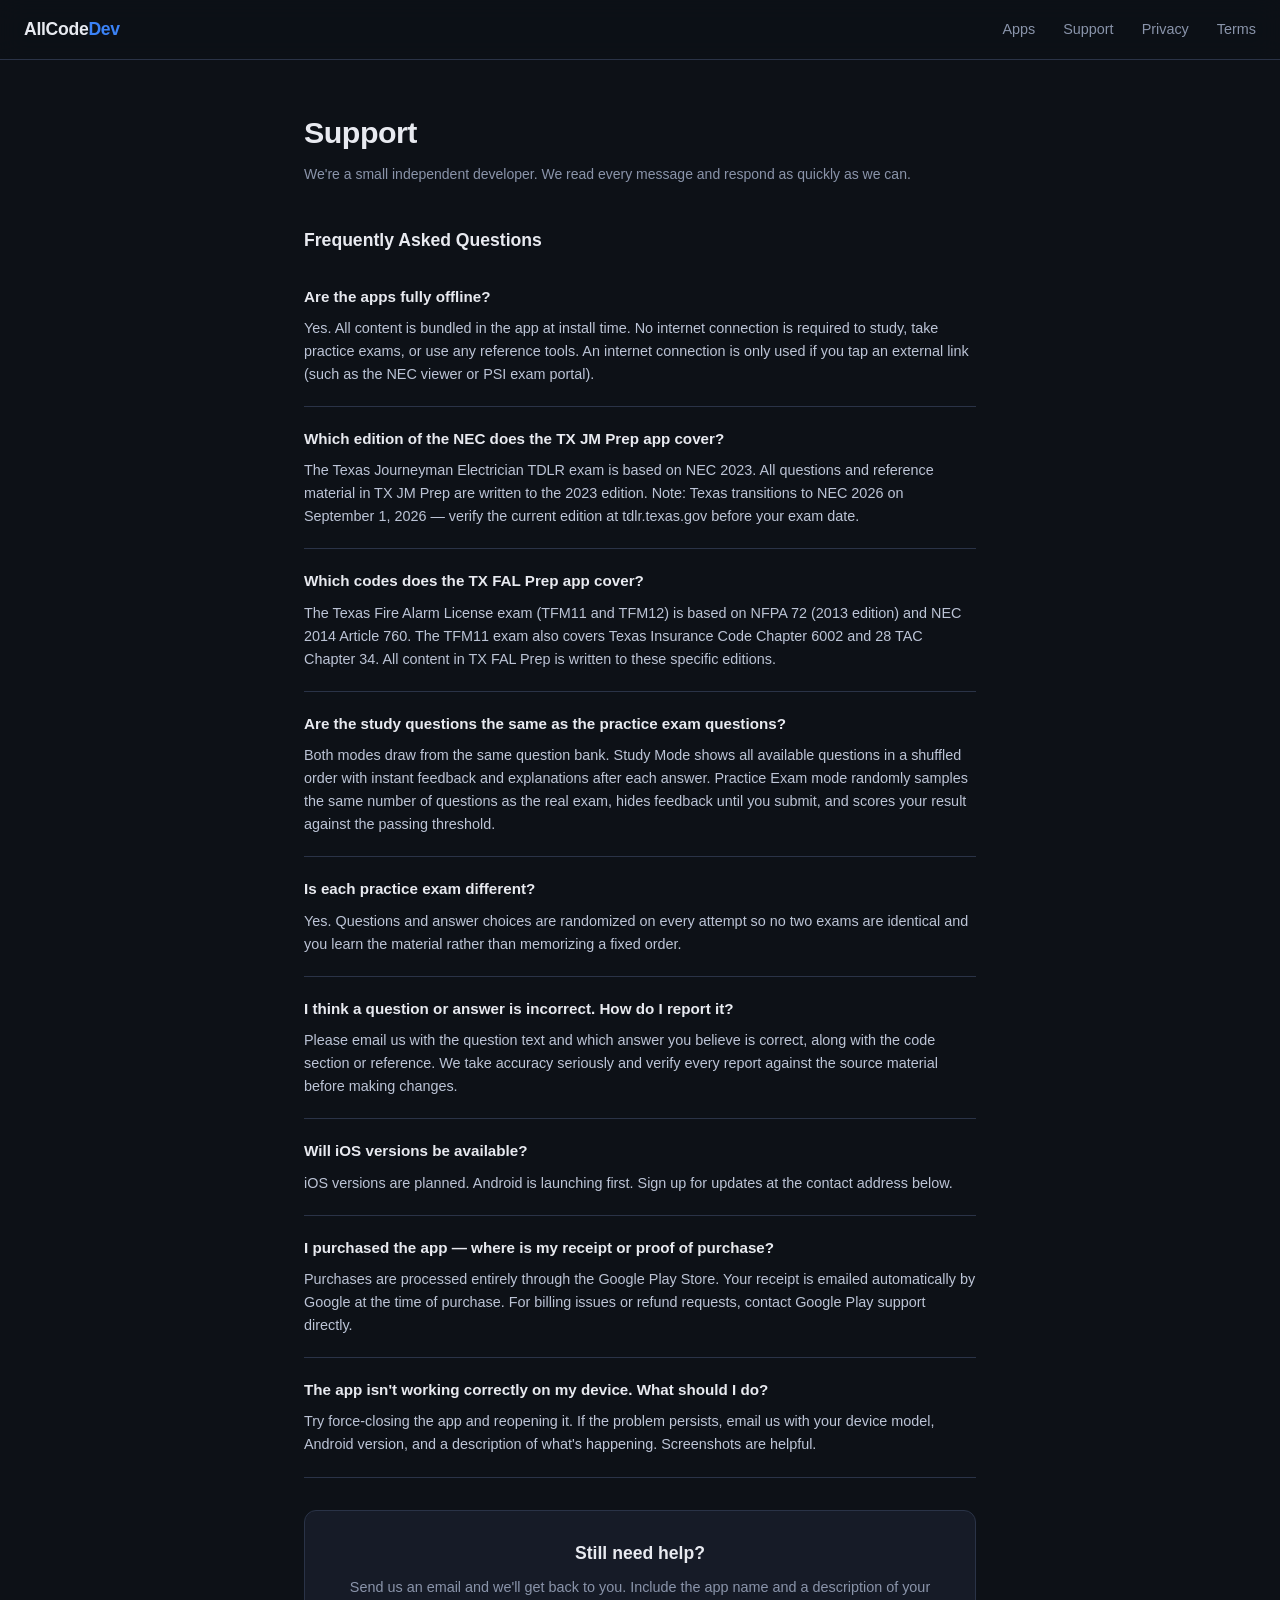
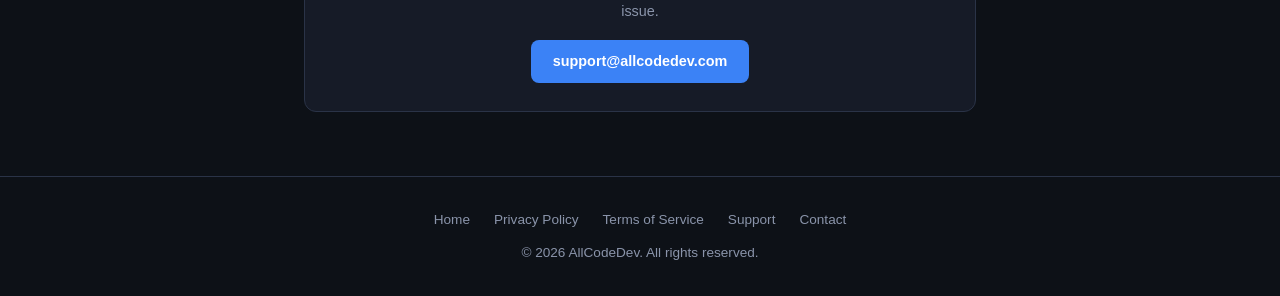
<file: support.html>
<!DOCTYPE html>
<html lang="en">
<head>
  <meta charset="UTF-8">
  <meta name="viewport" content="width=device-width, initial-scale=1.0">
  <meta name="description" content="AllCodeDev Support — help with TX JM Prep and TX FAL Prep apps.">
  <title>Support — AllCodeDev</title>
  <link rel="canonical" href="https://allcodedev.com/support">
  <link rel="stylesheet" href="styles.css">
</head>
<body>

<nav>
  <a class="nav-brand" href="/">AllCode<span>Dev</span></a>
  <div class="nav-links">
    <a href="/#apps">Apps</a>
    <a href="/support">Support</a>
    <a href="/privacy">Privacy</a>
    <a href="/terms">Terms</a>
  </div>
</nav>

<div class="prose">
  <h1>Support</h1>
  <p class="meta">We're a small independent developer. We read every message and respond as quickly as we can.</p>

  <h2>Frequently Asked Questions</h2>

  <div class="faq-item">
    <div class="faq-q">Are the apps fully offline?</div>
    <div class="faq-a">Yes. All content is bundled in the app at install time. No internet connection is required to study, take practice exams, or use any reference tools. An internet connection is only used if you tap an external link (such as the NEC viewer or PSI exam portal).</div>
  </div>

  <div class="faq-item">
    <div class="faq-q">Which edition of the NEC does the TX JM Prep app cover?</div>
    <div class="faq-a">The Texas Journeyman Electrician TDLR exam is based on NEC 2023. All questions and reference material in TX JM Prep are written to the 2023 edition. Note: Texas transitions to NEC 2026 on September 1, 2026 — verify the current edition at tdlr.texas.gov before your exam date.</div>
  </div>

  <div class="faq-item">
    <div class="faq-q">Which codes does the TX FAL Prep app cover?</div>
    <div class="faq-a">The Texas Fire Alarm License exam (TFM11 and TFM12) is based on NFPA 72 (2013 edition) and NEC 2014 Article 760. The TFM11 exam also covers Texas Insurance Code Chapter 6002 and 28 TAC Chapter 34. All content in TX FAL Prep is written to these specific editions.</div>
  </div>

  <div class="faq-item">
    <div class="faq-q">Are the study questions the same as the practice exam questions?</div>
    <div class="faq-a">Both modes draw from the same question bank. Study Mode shows all available questions in a shuffled order with instant feedback and explanations after each answer. Practice Exam mode randomly samples the same number of questions as the real exam, hides feedback until you submit, and scores your result against the passing threshold.</div>
  </div>

  <div class="faq-item">
    <div class="faq-q">Is each practice exam different?</div>
    <div class="faq-a">Yes. Questions and answer choices are randomized on every attempt so no two exams are identical and you learn the material rather than memorizing a fixed order.</div>
  </div>

  <div class="faq-item">
    <div class="faq-q">I think a question or answer is incorrect. How do I report it?</div>
    <div class="faq-a">Please email us with the question text and which answer you believe is correct, along with the code section or reference. We take accuracy seriously and verify every report against the source material before making changes.</div>
  </div>

  <div class="faq-item">
    <div class="faq-q">Will iOS versions be available?</div>
    <div class="faq-a">iOS versions are planned. Android is launching first. Sign up for updates at the contact address below.</div>
  </div>

  <div class="faq-item">
    <div class="faq-q">I purchased the app — where is my receipt or proof of purchase?</div>
    <div class="faq-a">Purchases are processed entirely through the Google Play Store. Your receipt is emailed automatically by Google at the time of purchase. For billing issues or refund requests, contact Google Play support directly.</div>
  </div>

  <div class="faq-item">
    <div class="faq-q">The app isn't working correctly on my device. What should I do?</div>
    <div class="faq-a">Try force-closing the app and reopening it. If the problem persists, email us with your device model, Android version, and a description of what's happening. Screenshots are helpful.</div>
  </div>

  <div class="contact-card">
    <h3>Still need help?</h3>
    <p>Send us an email and we'll get back to you. Include the app name and a description of your issue.</p>
    <a href="mailto:support@allcodedev.com" class="email-link">support@allcodedev.com</a>
  </div>
</div>

<footer>
  <div class="footer-links">
    <a href="/">Home</a>
    <a href="/privacy">Privacy Policy</a>
    <a href="/terms">Terms of Service</a>
    <a href="/support">Support</a>
    <a href="mailto:support@allcodedev.com">Contact</a>
  </div>
  <div>&copy; 2026 AllCodeDev. All rights reserved.</div>
</footer>

</body>
</html>
</file>
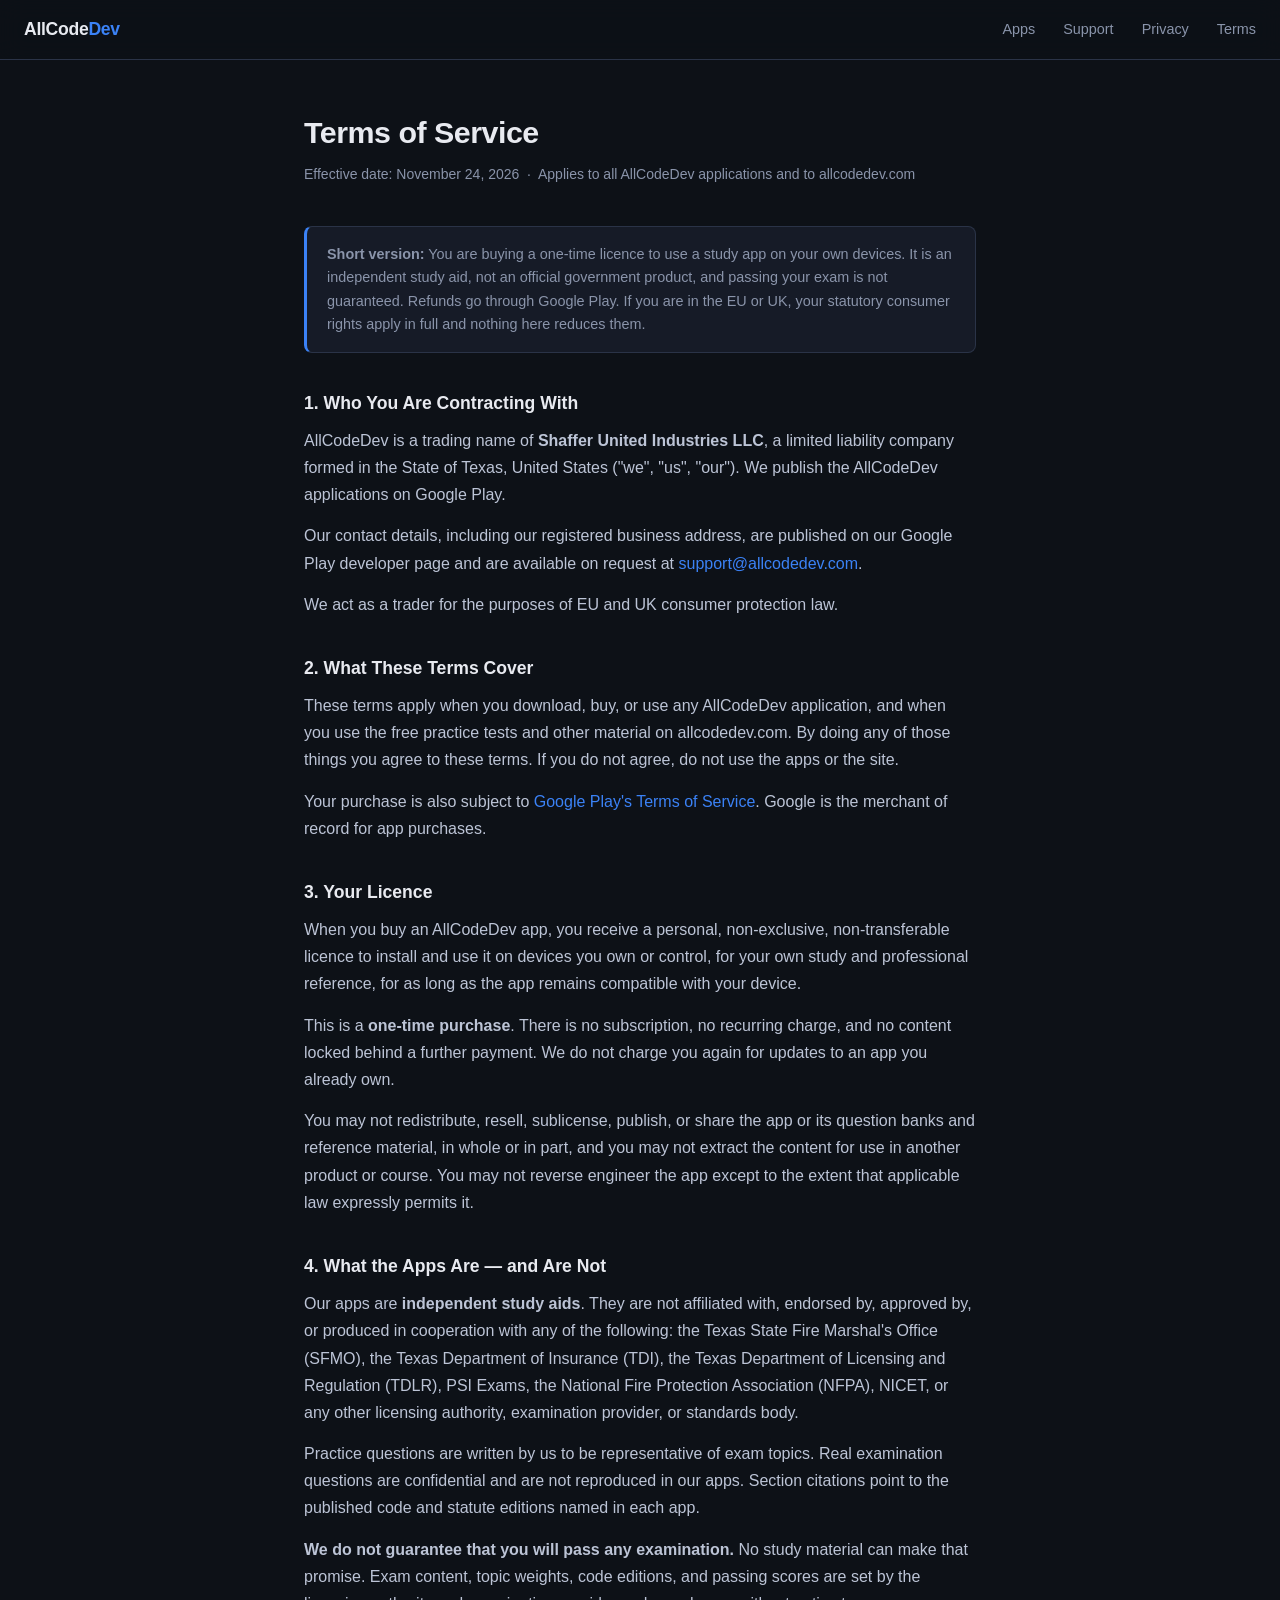
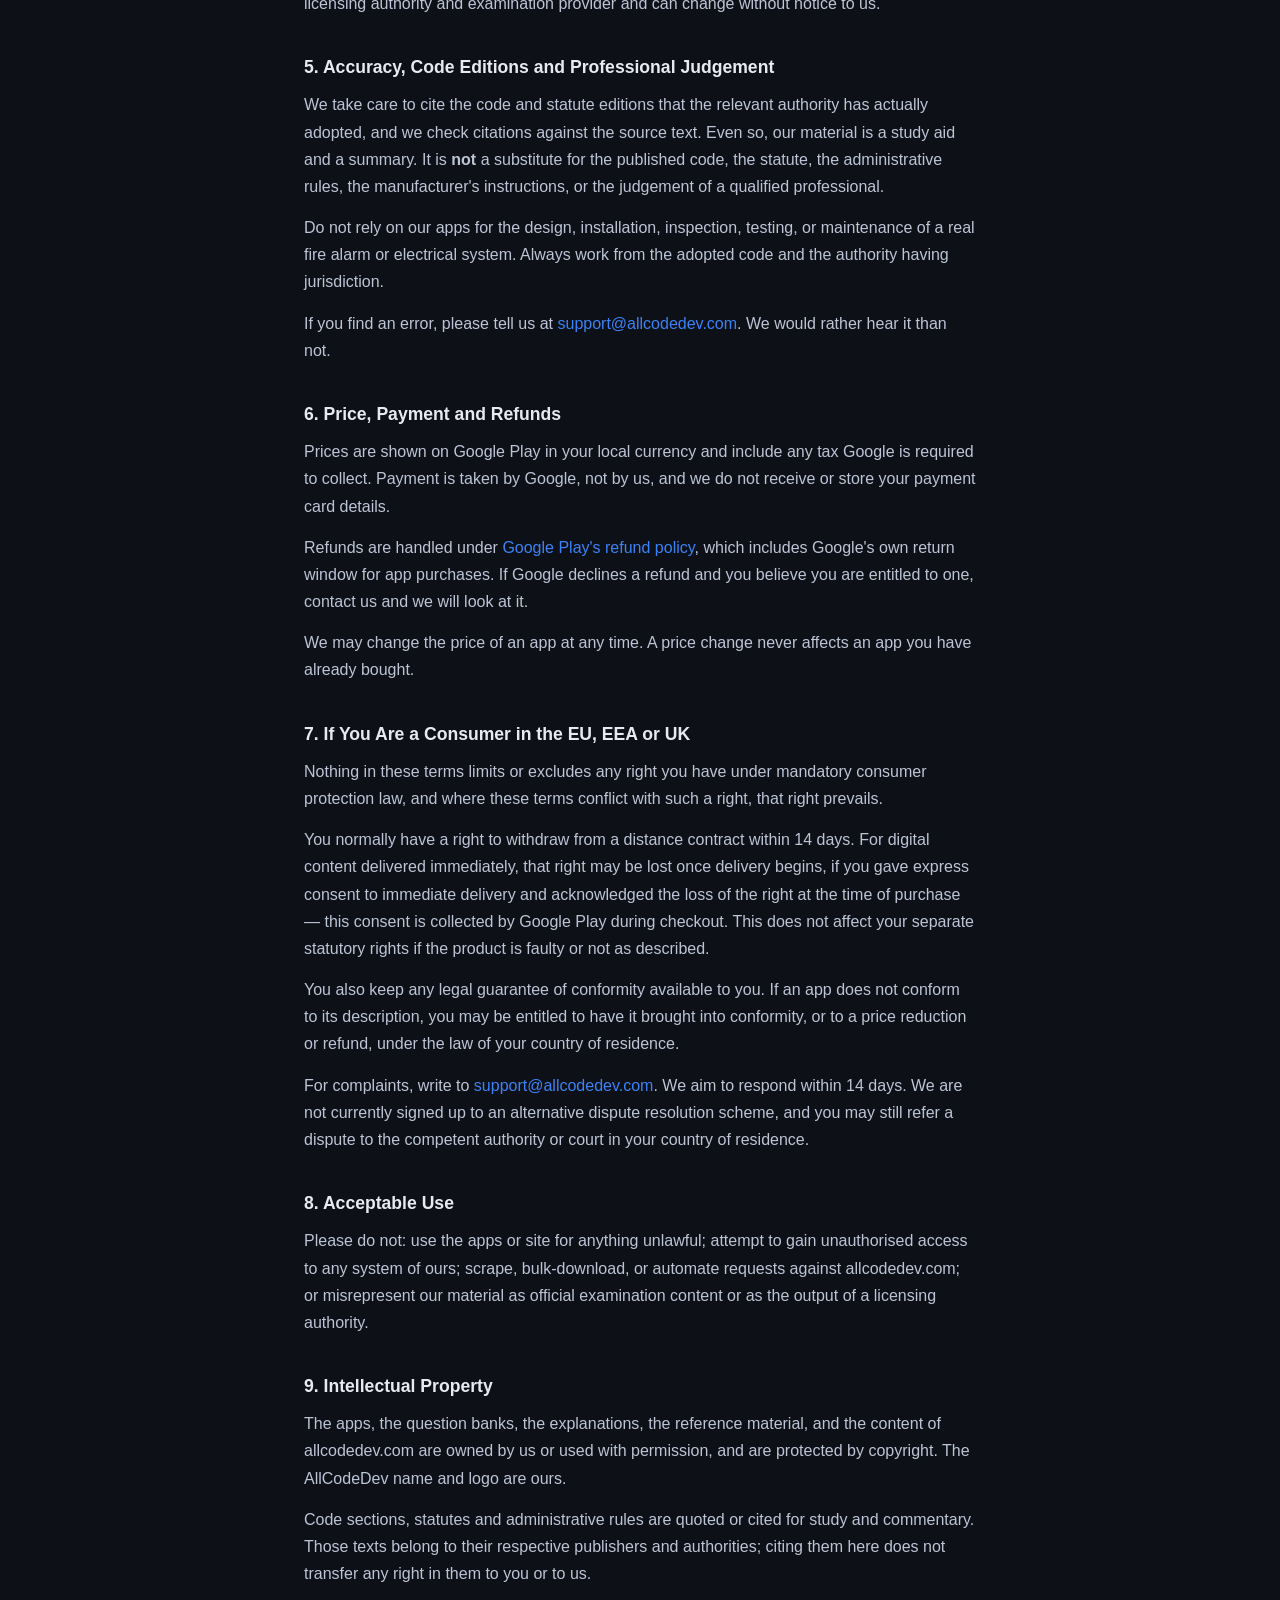
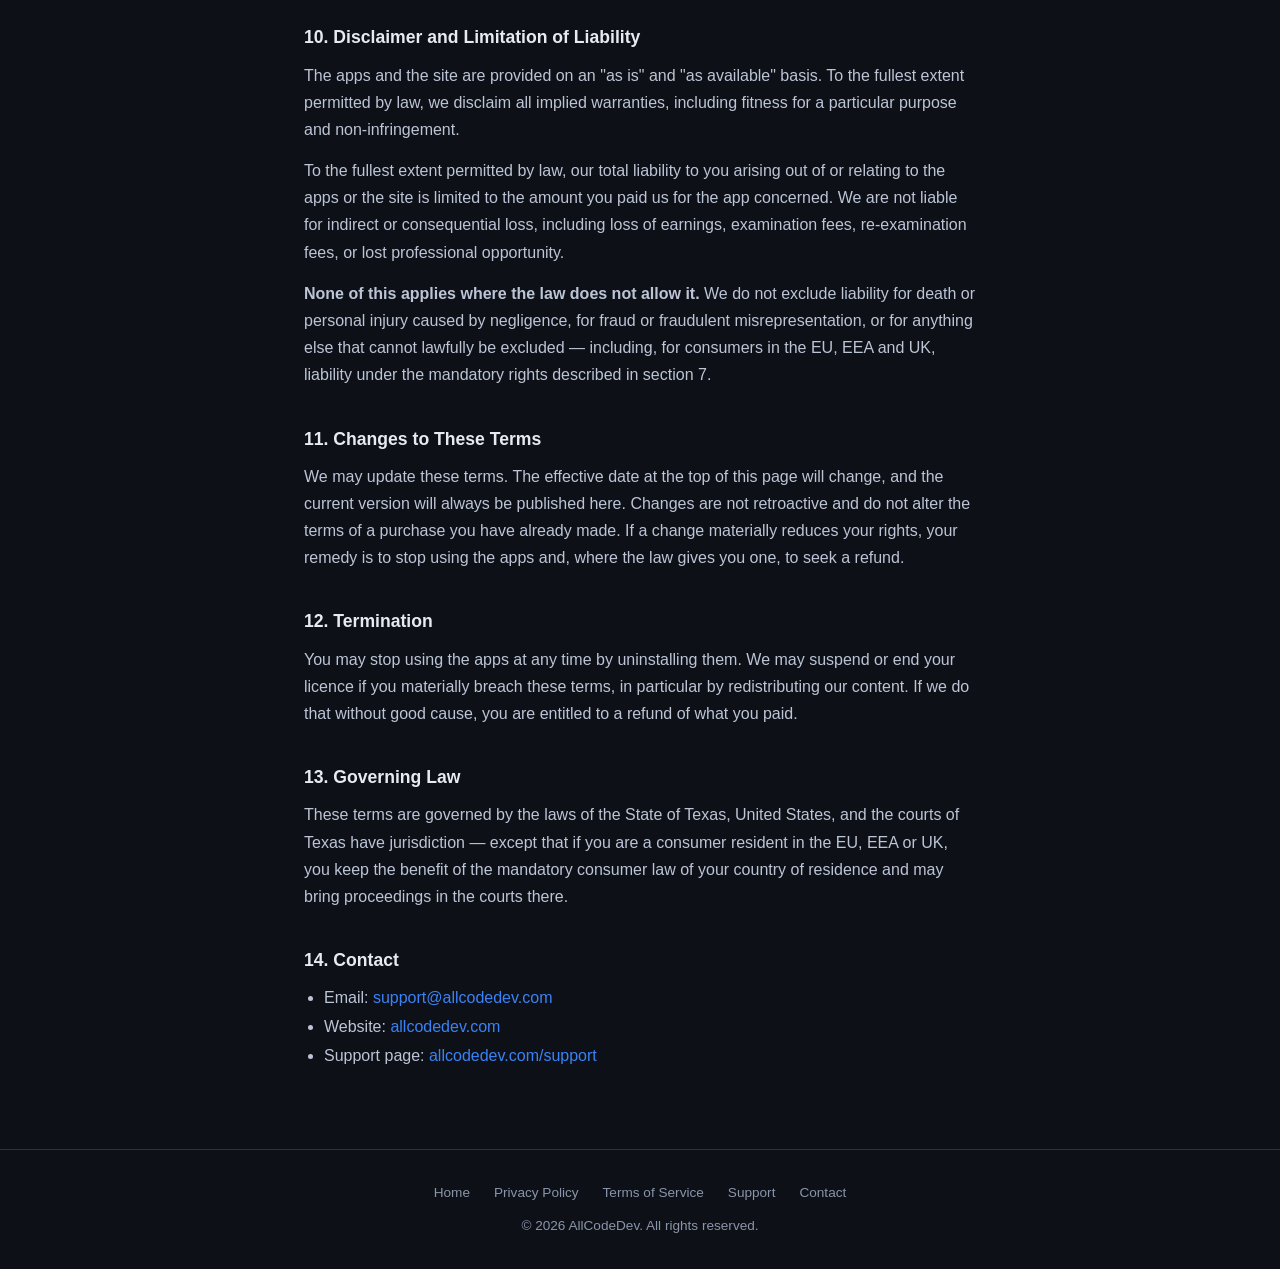
<file: terms.html>
<!DOCTYPE html>
<html lang="en">
<head>
  <meta charset="UTF-8">
  <meta name="viewport" content="width=device-width, initial-scale=1.0">
  <meta name="description" content="AllCodeDev Terms of Service — the terms that apply when you buy or use an AllCodeDev exam prep app.">
  <title>Terms of Service &mdash; AllCodeDev</title>
  <link rel="canonical" href="https://allcodedev.com/terms">
  <link rel="stylesheet" href="styles.css">
</head>
<body>

<nav>
  <a class="nav-brand" href="/">AllCode<span>Dev</span></a>
  <div class="nav-links">
    <a href="/#apps">Apps</a>
    <a href="/support">Support</a>
    <a href="/privacy">Privacy</a>
    <a href="/terms">Terms</a>
  </div>
</nav>

<div class="prose">
  <h1>Terms of Service</h1>
  <p class="meta">Effective date: November 24, 2026 &nbsp;·&nbsp; Applies to all AllCodeDev applications and to allcodedev.com</p>

  <div class="callout">
    <strong>Short version:</strong> You are buying a one-time licence to use a study app on your own devices. It is an independent study aid, not an official government product, and passing your exam is not guaranteed. Refunds go through Google Play. If you are in the EU or UK, your statutory consumer rights apply in full and nothing here reduces them.
  </div>

  <h2>1. Who You Are Contracting With</h2>
  <p>AllCodeDev is a trading name of <strong>Shaffer United Industries LLC</strong>, a limited liability company formed in the State of Texas, United States ("we", "us", "our"). We publish the AllCodeDev applications on Google Play.</p>
  <p>Our contact details, including our registered business address, are published on our Google Play developer page and are available on request at <a href="mailto:support@allcodedev.com">support@allcodedev.com</a>.</p>
  <p>We act as a trader for the purposes of EU and UK consumer protection law.</p>

  <h2>2. What These Terms Cover</h2>
  <p>These terms apply when you download, buy, or use any AllCodeDev application, and when you use the free practice tests and other material on allcodedev.com. By doing any of those things you agree to these terms. If you do not agree, do not use the apps or the site.</p>
  <p>Your purchase is also subject to <a href="https://play.google.com/intl/en/about/play-terms/" target="_blank" rel="noopener">Google Play's Terms of Service</a>. Google is the merchant of record for app purchases.</p>

  <h2>3. Your Licence</h2>
  <p>When you buy an AllCodeDev app, you receive a personal, non-exclusive, non-transferable licence to install and use it on devices you own or control, for your own study and professional reference, for as long as the app remains compatible with your device.</p>
  <p>This is a <strong>one-time purchase</strong>. There is no subscription, no recurring charge, and no content locked behind a further payment. We do not charge you again for updates to an app you already own.</p>
  <p>You may not redistribute, resell, sublicense, publish, or share the app or its question banks and reference material, in whole or in part, and you may not extract the content for use in another product or course. You may not reverse engineer the app except to the extent that applicable law expressly permits it.</p>

  <h2>4. What the Apps Are &mdash; and Are Not</h2>
  <p>Our apps are <strong>independent study aids</strong>. They are not affiliated with, endorsed by, approved by, or produced in cooperation with any of the following: the Texas State Fire Marshal's Office (SFMO), the Texas Department of Insurance (TDI), the Texas Department of Licensing and Regulation (TDLR), PSI Exams, the National Fire Protection Association (NFPA), NICET, or any other licensing authority, examination provider, or standards body.</p>
  <p>Practice questions are written by us to be representative of exam topics. Real examination questions are confidential and are not reproduced in our apps. Section citations point to the published code and statute editions named in each app.</p>
  <p><strong>We do not guarantee that you will pass any examination.</strong> No study material can make that promise. Exam content, topic weights, code editions, and passing scores are set by the licensing authority and examination provider and can change without notice to us.</p>

  <h2>5. Accuracy, Code Editions and Professional Judgement</h2>
  <p>We take care to cite the code and statute editions that the relevant authority has actually adopted, and we check citations against the source text. Even so, our material is a study aid and a summary. It is <strong>not</strong> a substitute for the published code, the statute, the administrative rules, the manufacturer's instructions, or the judgement of a qualified professional.</p>
  <p>Do not rely on our apps for the design, installation, inspection, testing, or maintenance of a real fire alarm or electrical system. Always work from the adopted code and the authority having jurisdiction.</p>
  <p>If you find an error, please tell us at <a href="mailto:support@allcodedev.com">support@allcodedev.com</a>. We would rather hear it than not.</p>

  <h2>6. Price, Payment and Refunds</h2>
  <p>Prices are shown on Google Play in your local currency and include any tax Google is required to collect. Payment is taken by Google, not by us, and we do not receive or store your payment card details.</p>
  <p>Refunds are handled under <a href="https://support.google.com/googleplay/answer/2479637" target="_blank" rel="noopener">Google Play's refund policy</a>, which includes Google's own return window for app purchases. If Google declines a refund and you believe you are entitled to one, contact us and we will look at it.</p>
  <p>We may change the price of an app at any time. A price change never affects an app you have already bought.</p>

  <h2>7. If You Are a Consumer in the EU, EEA or UK</h2>
  <p>Nothing in these terms limits or excludes any right you have under mandatory consumer protection law, and where these terms conflict with such a right, that right prevails.</p>
  <p>You normally have a right to withdraw from a distance contract within 14 days. For digital content delivered immediately, that right may be lost once delivery begins, if you gave express consent to immediate delivery and acknowledged the loss of the right at the time of purchase &mdash; this consent is collected by Google Play during checkout. This does not affect your separate statutory rights if the product is faulty or not as described.</p>
  <p>You also keep any legal guarantee of conformity available to you. If an app does not conform to its description, you may be entitled to have it brought into conformity, or to a price reduction or refund, under the law of your country of residence.</p>
  <p>For complaints, write to <a href="mailto:support@allcodedev.com">support@allcodedev.com</a>. We aim to respond within 14 days. We are not currently signed up to an alternative dispute resolution scheme, and you may still refer a dispute to the competent authority or court in your country of residence.</p>

  <h2>8. Acceptable Use</h2>
  <p>Please do not: use the apps or site for anything unlawful; attempt to gain unauthorised access to any system of ours; scrape, bulk-download, or automate requests against allcodedev.com; or misrepresent our material as official examination content or as the output of a licensing authority.</p>

  <h2>9. Intellectual Property</h2>
  <p>The apps, the question banks, the explanations, the reference material, and the content of allcodedev.com are owned by us or used with permission, and are protected by copyright. The AllCodeDev name and logo are ours.</p>
  <p>Code sections, statutes and administrative rules are quoted or cited for study and commentary. Those texts belong to their respective publishers and authorities; citing them here does not transfer any right in them to you or to us.</p>

  <h2>10. Disclaimer and Limitation of Liability</h2>
  <p>The apps and the site are provided on an "as is" and "as available" basis. To the fullest extent permitted by law, we disclaim all implied warranties, including fitness for a particular purpose and non-infringement.</p>
  <p>To the fullest extent permitted by law, our total liability to you arising out of or relating to the apps or the site is limited to the amount you paid us for the app concerned. We are not liable for indirect or consequential loss, including loss of earnings, examination fees, re-examination fees, or lost professional opportunity.</p>
  <p><strong>None of this applies where the law does not allow it.</strong> We do not exclude liability for death or personal injury caused by negligence, for fraud or fraudulent misrepresentation, or for anything else that cannot lawfully be excluded &mdash; including, for consumers in the EU, EEA and UK, liability under the mandatory rights described in section 7.</p>

  <h2>11. Changes to These Terms</h2>
  <p>We may update these terms. The effective date at the top of this page will change, and the current version will always be published here. Changes are not retroactive and do not alter the terms of a purchase you have already made. If a change materially reduces your rights, your remedy is to stop using the apps and, where the law gives you one, to seek a refund.</p>

  <h2>12. Termination</h2>
  <p>You may stop using the apps at any time by uninstalling them. We may suspend or end your licence if you materially breach these terms, in particular by redistributing our content. If we do that without good cause, you are entitled to a refund of what you paid.</p>

  <h2>13. Governing Law</h2>
  <p>These terms are governed by the laws of the State of Texas, United States, and the courts of Texas have jurisdiction &mdash; except that if you are a consumer resident in the EU, EEA or UK, you keep the benefit of the mandatory consumer law of your country of residence and may bring proceedings in the courts there.</p>

  <h2>14. Contact</h2>
  <ul>
    <li>Email: <a href="mailto:support@allcodedev.com">support@allcodedev.com</a></li>
    <li>Website: <a href="https://allcodedev.com">allcodedev.com</a></li>
    <li>Support page: <a href="/support">allcodedev.com/support</a></li>
  </ul>
</div>

<footer>
  <div class="footer-links">
    <a href="/">Home</a>
    <a href="/privacy">Privacy Policy</a>
    <a href="/terms">Terms of Service</a>
    <a href="/support">Support</a>
    <a href="mailto:support@allcodedev.com">Contact</a>
  </div>
  <div>&copy; 2026 AllCodeDev. All rights reserved.</div>
</footer>

</body>
</html>
</file>
<file: styles.css>
*, *::before, *::after { box-sizing: border-box; margin: 0; padding: 0; }

:root {
  --bg:        #0D1117;
  --surface:   #161B27;
  --surface2:  #1E2535;
  --border:    #2A3347;
  --text:      #E8EAF0;
  --muted:     #8A94AA;
  --accent:    #3B82F6;
  --accent-dk: #2563EB;
  --jm:        #F9A825;
  --fal:       #CC2200;
  --me:        #6366F1;
  --radius:    12px;
}

html { scroll-behavior: smooth; }

body {
  font-family: -apple-system, BlinkMacSystemFont, 'Segoe UI', Roboto, sans-serif;
  background: var(--bg);
  color: var(--text);
  line-height: 1.6;
  min-height: 100vh;
}

a { color: var(--accent); text-decoration: none; }
a:hover { text-decoration: underline; }

/* ── NAV ── */
nav {
  position: sticky;
  top: 0;
  z-index: 100;
  background: rgba(13,17,23,0.92);
  backdrop-filter: blur(12px);
  border-bottom: 1px solid var(--border);
  padding: 0 24px;
  height: 60px;
  display: flex;
  align-items: center;
  justify-content: space-between;
}

.nav-brand {
  font-size: 1.1rem;
  font-weight: 700;
  color: var(--text);
  letter-spacing: -0.3px;
}
.nav-brand span { color: var(--accent); }

.nav-links { display: flex; gap: 28px; align-items: center; }
.nav-links a { color: var(--muted); font-size: 0.9rem; font-weight: 500; }
.nav-links a:hover { color: var(--text); text-decoration: none; }

/* ── HERO ── */
.hero {
  text-align: center;
  padding: 80px 24px 64px;
  max-width: 720px;
  margin: 0 auto;
}

.hero-badge {
  display: inline-block;
  background: rgba(59,130,246,0.12);
  color: var(--accent);
  border: 1px solid rgba(59,130,246,0.3);
  border-radius: 99px;
  padding: 4px 14px;
  font-size: 0.78rem;
  font-weight: 600;
  letter-spacing: 0.5px;
  text-transform: uppercase;
  margin-bottom: 20px;
}

.hero h1 {
  font-size: clamp(2rem, 5vw, 3rem);
  font-weight: 800;
  line-height: 1.15;
  letter-spacing: -1px;
  margin-bottom: 16px;
}

.hero p {
  font-size: 1.1rem;
  color: var(--muted);
  max-width: 500px;
  margin: 0 auto 36px;
}

/* ── SECTIONS ── */
section {
  max-width: 960px;
  margin: 0 auto;
  padding: 48px 24px;
}

.section-label {
  font-size: 0.75rem;
  font-weight: 700;
  letter-spacing: 1.5px;
  text-transform: uppercase;
  color: var(--muted);
  margin-bottom: 10px;
}

.section-title {
  font-size: 1.6rem;
  font-weight: 700;
  letter-spacing: -0.5px;
  margin-bottom: 8px;
}

.section-sub {
  color: var(--muted);
  margin-bottom: 36px;
  max-width: 540px;
}

/* ── APP CARDS ── */
.app-grid {
  display: grid;
  grid-template-columns: repeat(auto-fit, minmax(300px, 1fr));
  gap: 20px;
}

.app-card {
  background: var(--surface);
  border: 1px solid var(--border);
  border-radius: var(--radius);
  padding: 28px;
  transition: border-color 0.2s, transform 0.15s;
}

.app-card:hover {
  border-color: var(--accent);
  transform: translateY(-2px);
}

.app-card-header {
  display: flex;
  align-items: center;
  gap: 14px;
  margin-bottom: 16px;
}

.app-icon {
  width: 52px;
  height: 52px;
  border-radius: 14px;
  display: flex;
  align-items: center;
  justify-content: center;
  font-size: 1.6rem;
  flex-shrink: 0;
}

.app-icon.jm  { background: rgba(249,168,37,0.15); }
.app-icon.fal { background: rgba(204,34,0,0.15); }
.app-icon.me  { background: rgba(99,102,241,0.15); }

.app-status {
  display: inline-flex;
  align-items: center;
  gap: 6px;
  font-size: 0.72rem;
  font-weight: 700;
  letter-spacing: 0.5px;
  text-transform: uppercase;
  padding: 3px 10px;
  border-radius: 99px;
  margin-bottom: 12px;
}
.app-status.live   { background: rgba(34,197,94,0.12); color: #22C55E; border: 1px solid rgba(34,197,94,0.3); }
.app-status.review { background: rgba(249,168,37,0.12); color: #F9A825; border: 1px solid rgba(249,168,37,0.3); }
.app-status.soon   { background: rgba(99,102,241,0.12); color: #818CF8; border: 1px solid rgba(99,102,241,0.3); }

.app-name {
  font-size: 1.05rem;
  font-weight: 700;
}

.app-platform {
  display: inline-flex;
  align-items: center;
  gap: 5px;
  font-size: 0.72rem;
  font-weight: 600;
  letter-spacing: 0.5px;
  text-transform: uppercase;
  color: var(--muted);
  margin-top: 2px;
}

.app-desc {
  color: var(--muted);
  font-size: 0.9rem;
  line-height: 1.55;
  margin-bottom: 20px;
}

.app-tags {
  display: flex;
  flex-wrap: wrap;
  gap: 7px;
  margin-bottom: 20px;
}

.tag {
  background: var(--surface2);
  border: 1px solid var(--border);
  border-radius: 6px;
  padding: 3px 9px;
  font-size: 0.75rem;
  color: var(--muted);
}

.btn {
  display: inline-flex;
  align-items: center;
  gap: 8px;
  padding: 10px 18px;
  border-radius: 8px;
  font-size: 0.875rem;
  font-weight: 600;
  transition: opacity 0.15s;
  cursor: pointer;
  border: none;
}

.btn:hover { opacity: 0.85; text-decoration: none; }

.btn-primary {
  background: var(--accent);
  color: #fff;
}

.btn-outline {
  background: transparent;
  border: 1px solid var(--border);
  color: var(--muted);
}

.btn-soon {
  background: var(--surface2);
  border: 1px solid var(--border);
  color: var(--muted);
  cursor: default;
  opacity: 0.7;
}

/* ── FEATURES ── */
.features-grid {
  display: grid;
  grid-template-columns: repeat(auto-fit, minmax(220px, 1fr));
  gap: 16px;
}

.feature-card {
  background: var(--surface);
  border: 1px solid var(--border);
  border-radius: var(--radius);
  padding: 22px;
}

.feature-icon {
  font-size: 1.5rem;
  margin-bottom: 10px;
}

.feature-title {
  font-weight: 700;
  font-size: 0.95rem;
  margin-bottom: 6px;
}

.feature-desc {
  color: var(--muted);
  font-size: 0.85rem;
  line-height: 1.5;
}

/* ── DIVIDER ── */
.divider {
  border: none;
  border-top: 1px solid var(--border);
  margin: 0;
}

/* ── FOOTER ── */
footer {
  border-top: 1px solid var(--border);
  padding: 32px 24px;
  text-align: center;
  color: var(--muted);
  font-size: 0.85rem;
}

.footer-links {
  display: flex;
  justify-content: center;
  gap: 24px;
  margin-bottom: 12px;
  flex-wrap: wrap;
}

.footer-links a { color: var(--muted); }
.footer-links a:hover { color: var(--text); text-decoration: none; }

/* ── PROSE (privacy / support) ── */
.prose {
  max-width: 720px;
  margin: 0 auto;
  padding: 48px 24px 64px;
}

.prose h1 {
  font-size: 1.9rem;
  font-weight: 800;
  letter-spacing: -0.5px;
  margin-bottom: 6px;
}

.prose .meta {
  color: var(--muted);
  font-size: 0.875rem;
  margin-bottom: 40px;
}

.prose h2 {
  font-size: 1.1rem;
  font-weight: 700;
  margin: 36px 0 10px;
  color: var(--text);
}

.prose p {
  color: #BCC4D6;
  margin-bottom: 14px;
  line-height: 1.7;
}

.prose ul {
  color: #BCC4D6;
  margin: 0 0 14px 20px;
  line-height: 1.8;
}

.prose a { color: var(--accent); }

.prose .callout {
  background: var(--surface);
  border: 1px solid var(--border);
  border-left: 3px solid var(--accent);
  border-radius: 8px;
  padding: 16px 20px;
  margin: 24px 0;
  color: var(--muted);
  font-size: 0.9rem;
}

/* ── FAQ ── */
.faq-item {
  border-bottom: 1px solid var(--border);
  padding: 20px 0;
}

.faq-item:last-child { border-bottom: none; }

.faq-q {
  font-weight: 700;
  margin-bottom: 8px;
  font-size: 0.95rem;
}

.faq-a {
  color: #BCC4D6;
  font-size: 0.9rem;
  line-height: 1.6;
}

/* ── CONTACT CARD ── */
.contact-card {
  background: var(--surface);
  border: 1px solid var(--border);
  border-radius: var(--radius);
  padding: 28px;
  margin-top: 32px;
  text-align: center;
}

.contact-card h3 {
  font-size: 1.1rem;
  font-weight: 700;
  margin-bottom: 8px;
}

.contact-card p {
  color: var(--muted);
  font-size: 0.9rem;
  margin-bottom: 16px;
}

.contact-card a.email-link {
  display: inline-block;
  background: var(--accent);
  color: #fff;
  padding: 10px 22px;
  border-radius: 8px;
  font-weight: 600;
  font-size: 0.9rem;
}

.contact-card a.email-link:hover {
  text-decoration: none;
  opacity: 0.85;
}

/* ── RESPONSIVE ── */
@media (max-width: 600px) {
  nav { padding: 0 16px; }
  .nav-links { gap: 16px; }
  .hero { padding: 56px 16px 48px; }
  section { padding: 36px 16px; }
  .prose { padding: 36px 16px 48px; }
}
</file>
<file: exam.css>
/* exam.css — additive layer for the practice-test and guide pages.
   Separate file so styles.css (the original app-landing design) is never
   rewritten. Delete this file + the new subdirectories to revert cleanly. */

.wrap { max-width: 820px; margin: 0 auto; padding: 0 24px; }
.crumbs { font-size: .8rem; color: var(--muted); padding: 24px 0 0; }
.crumbs a { color: var(--muted); }
.crumbs a:hover { color: var(--accent); }

article h1 { font-size: clamp(1.8rem, 4vw, 2.6rem); line-height: 1.15; margin: .4em 0 .3em; letter-spacing: -.02em; }
article h2 { font-size: 1.45rem; margin: 2.2em 0 .6em; letter-spacing: -.01em; }
article h3 { font-size: 1.1rem; margin: 1.8em 0 .5em; color: var(--text); }
article p, article li { color: #C3CAD9; line-height: 1.72; }
article ul, article ol { padding-left: 1.3em; }
article li { margin: .4em 0; }
.lede { font-size: 1.1rem; color: var(--muted) !important; }
.updated { font-size: .8rem; color: var(--muted); }

table.spec { width: 100%; border-collapse: collapse; margin: 1.2em 0; font-size: .92rem; }
table.spec th, table.spec td { text-align: left; padding: 10px 12px; border-bottom: 1px solid var(--border); vertical-align: top; }
table.spec th { color: var(--text); font-weight: 600; background: var(--surface); }
table.spec td { color: #C3CAD9; }
table.spec code { color: var(--accent); font-size: .88em; }

.callout { background: var(--surface); border: 1px solid var(--border); border-left: 3px solid var(--accent); border-radius: var(--radius); padding: 16px 18px; margin: 1.4em 0; }
.callout.warn { border-left-color: var(--jm); }
.callout p:last-child { margin-bottom: 0; }
.callout strong { color: var(--text); }

/* ---- quiz ---- */
.quiz { background: var(--surface); border: 1px solid var(--border); border-radius: var(--radius); padding: 22px; margin: 1.6em 0; }
.quiz-bar { display: flex; justify-content: space-between; align-items: center; gap: 12px; font-size: .85rem; color: var(--muted); margin-bottom: 6px; }
.quiz-prog { height: 4px; background: var(--border); border-radius: 2px; overflow: hidden; margin-bottom: 20px; }
.quiz-prog i { display: block; height: 100%; background: var(--accent); width: 0; transition: width .25s; }
.q-cat { font-size: .72rem; text-transform: uppercase; letter-spacing: .08em; color: var(--accent); margin-bottom: 8px; }
.q-text { font-size: 1.06rem; line-height: 1.55; color: var(--text); margin-bottom: 16px; }
.opts { display: flex; flex-direction: column; gap: 8px; }
.opt { display: flex; gap: 11px; align-items: flex-start; text-align: left; width: 100%; padding: 13px 15px; background: var(--bg); color: #C3CAD9;
       border: 1px solid var(--border); border-radius: 8px; cursor: pointer; font: inherit; font-size: .95rem; line-height: 1.45; transition: border-color .15s, background .15s; }
.opt:hover:not(:disabled) { border-color: var(--accent); }
.opt:disabled { cursor: default; }
.opt b { flex: 0 0 auto; color: var(--muted); font-weight: 600; }
.opt.right { border-color: #2E7D52; background: rgba(46,125,82,.14); color: var(--text); }
.opt.right b { color: #4ADE80; }
.opt.wrong { border-color: #B3401F; background: rgba(179,64,31,.13); }
.opt.wrong b { color: #F87171; }
.expl { margin-top: 16px; padding: 15px 17px; background: var(--bg); border: 1px solid var(--border); border-radius: 8px; }
.expl .verdict { font-weight: 600; margin-bottom: 7px; }
.expl .verdict.y { color: #4ADE80; } .expl .verdict.n { color: #F87171; }
.expl p { font-size: .93rem; margin: 0; color: #C3CAD9; }
.expl .ref { display: inline-block; margin-top: 11px; font-size: .78rem; color: var(--accent); border: 1px solid var(--border); border-radius: 5px; padding: 3px 9px; }
.quiz-nav { display: flex; justify-content: flex-end; margin-top: 18px; }
.score { text-align: center; padding: 10px 0; }
.score .big { font-size: 3rem; font-weight: 700; letter-spacing: -.03em; }
.score .big.pass { color: #4ADE80; } .score .big.fail { color: var(--jm); }
.score .sub { color: var(--muted); margin-bottom: 20px; }
.score .cta { display: flex; flex-direction: column; gap: 10px; max-width: 330px; margin: 0 auto; }

.offer { background: linear-gradient(145deg, var(--surface), #1B2234); border: 1px solid var(--border); border-radius: var(--radius); padding: 26px; margin: 2em 0; text-align: center; }
.offer h3 { margin: 0 0 8px; font-size: 1.3rem; }
.offer p { color: var(--muted); margin: 0 auto 18px; max-width: 46ch; font-size: .95rem; }
.offer .btn { max-width: 300px; margin: 0 auto; }
</file>
